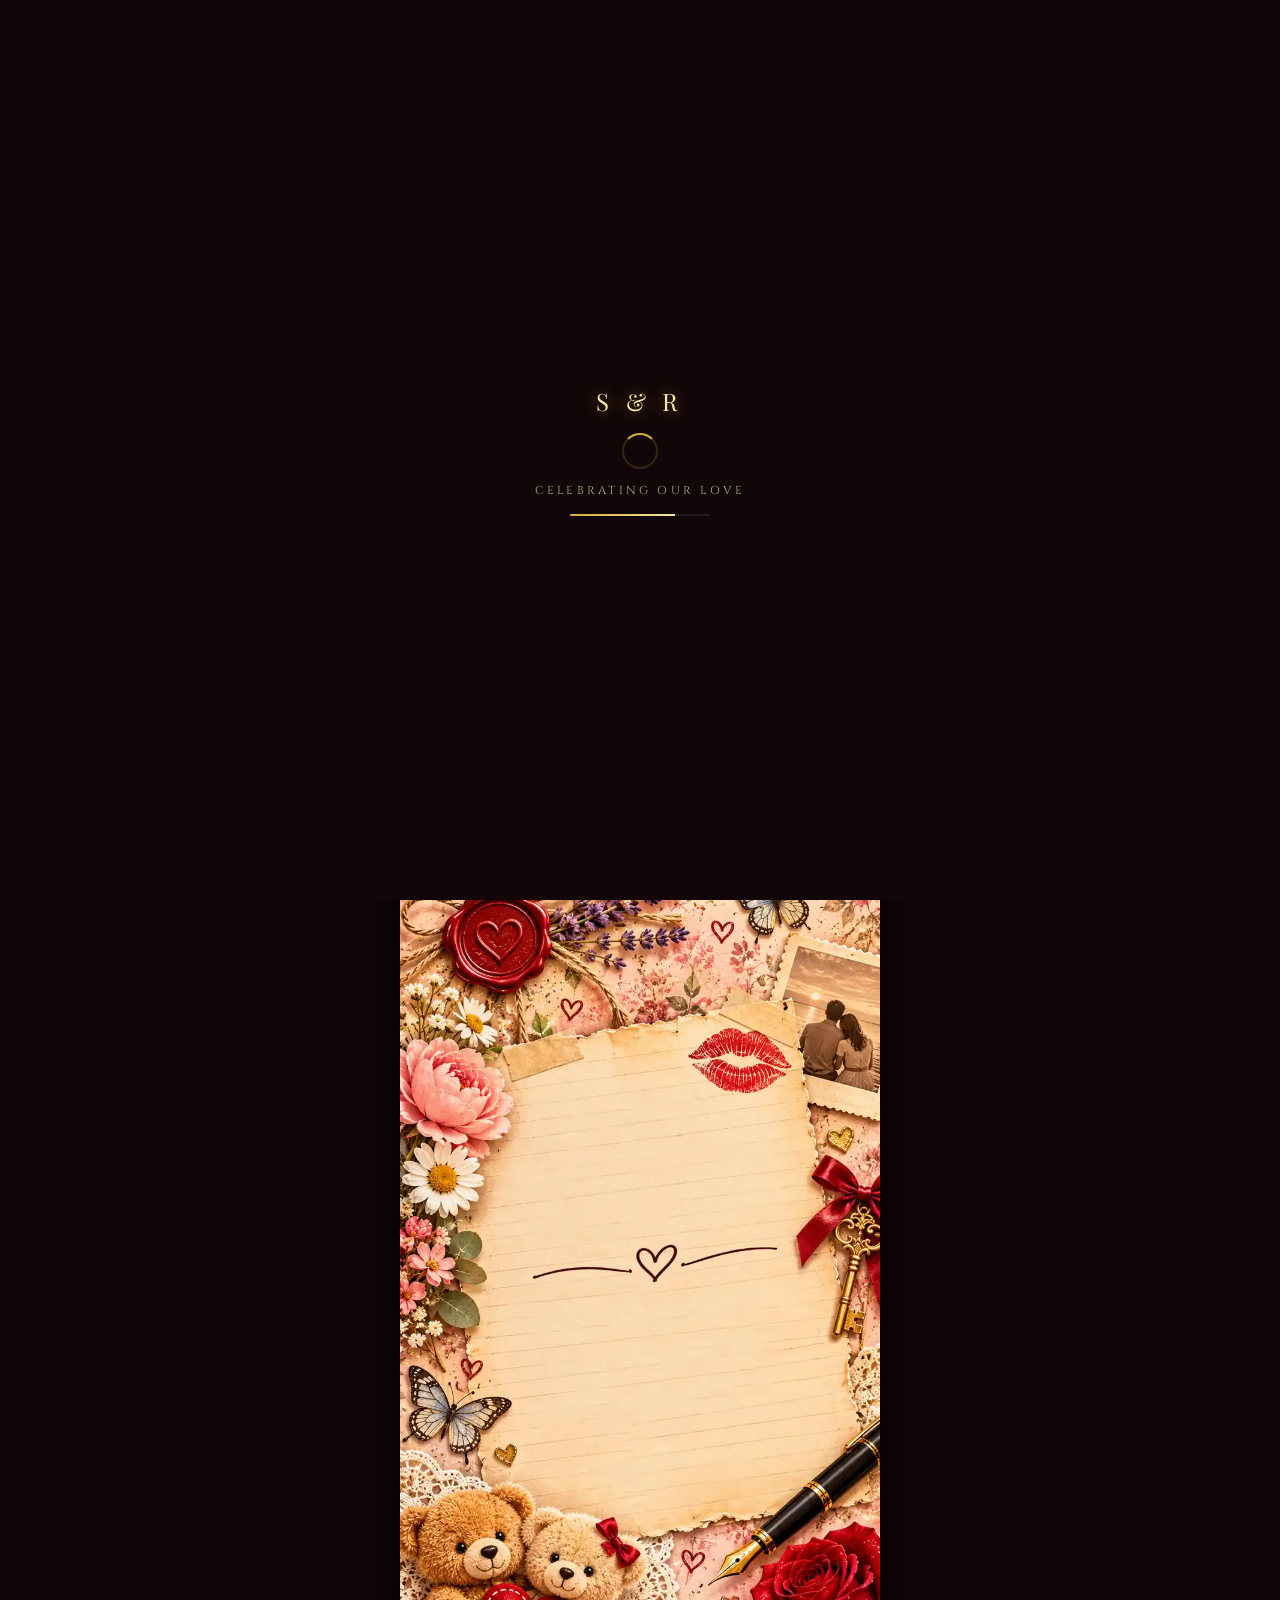
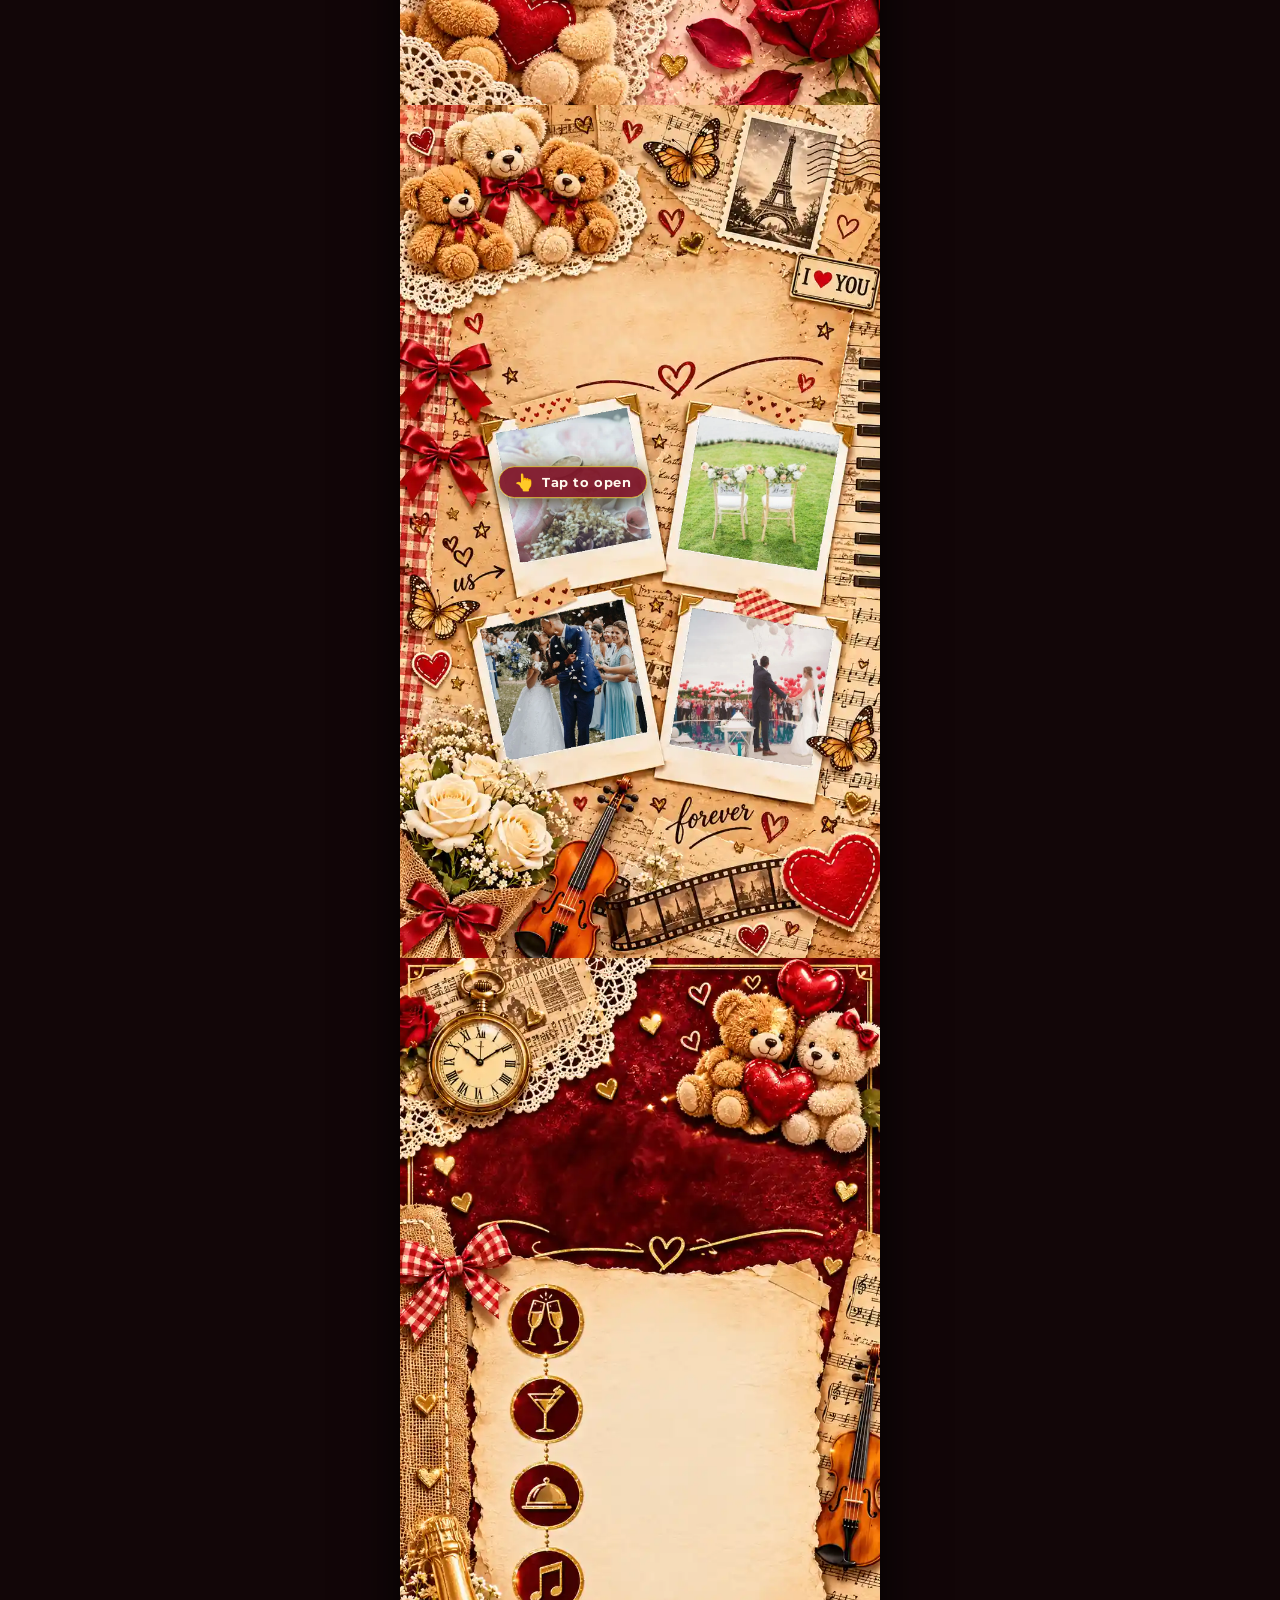
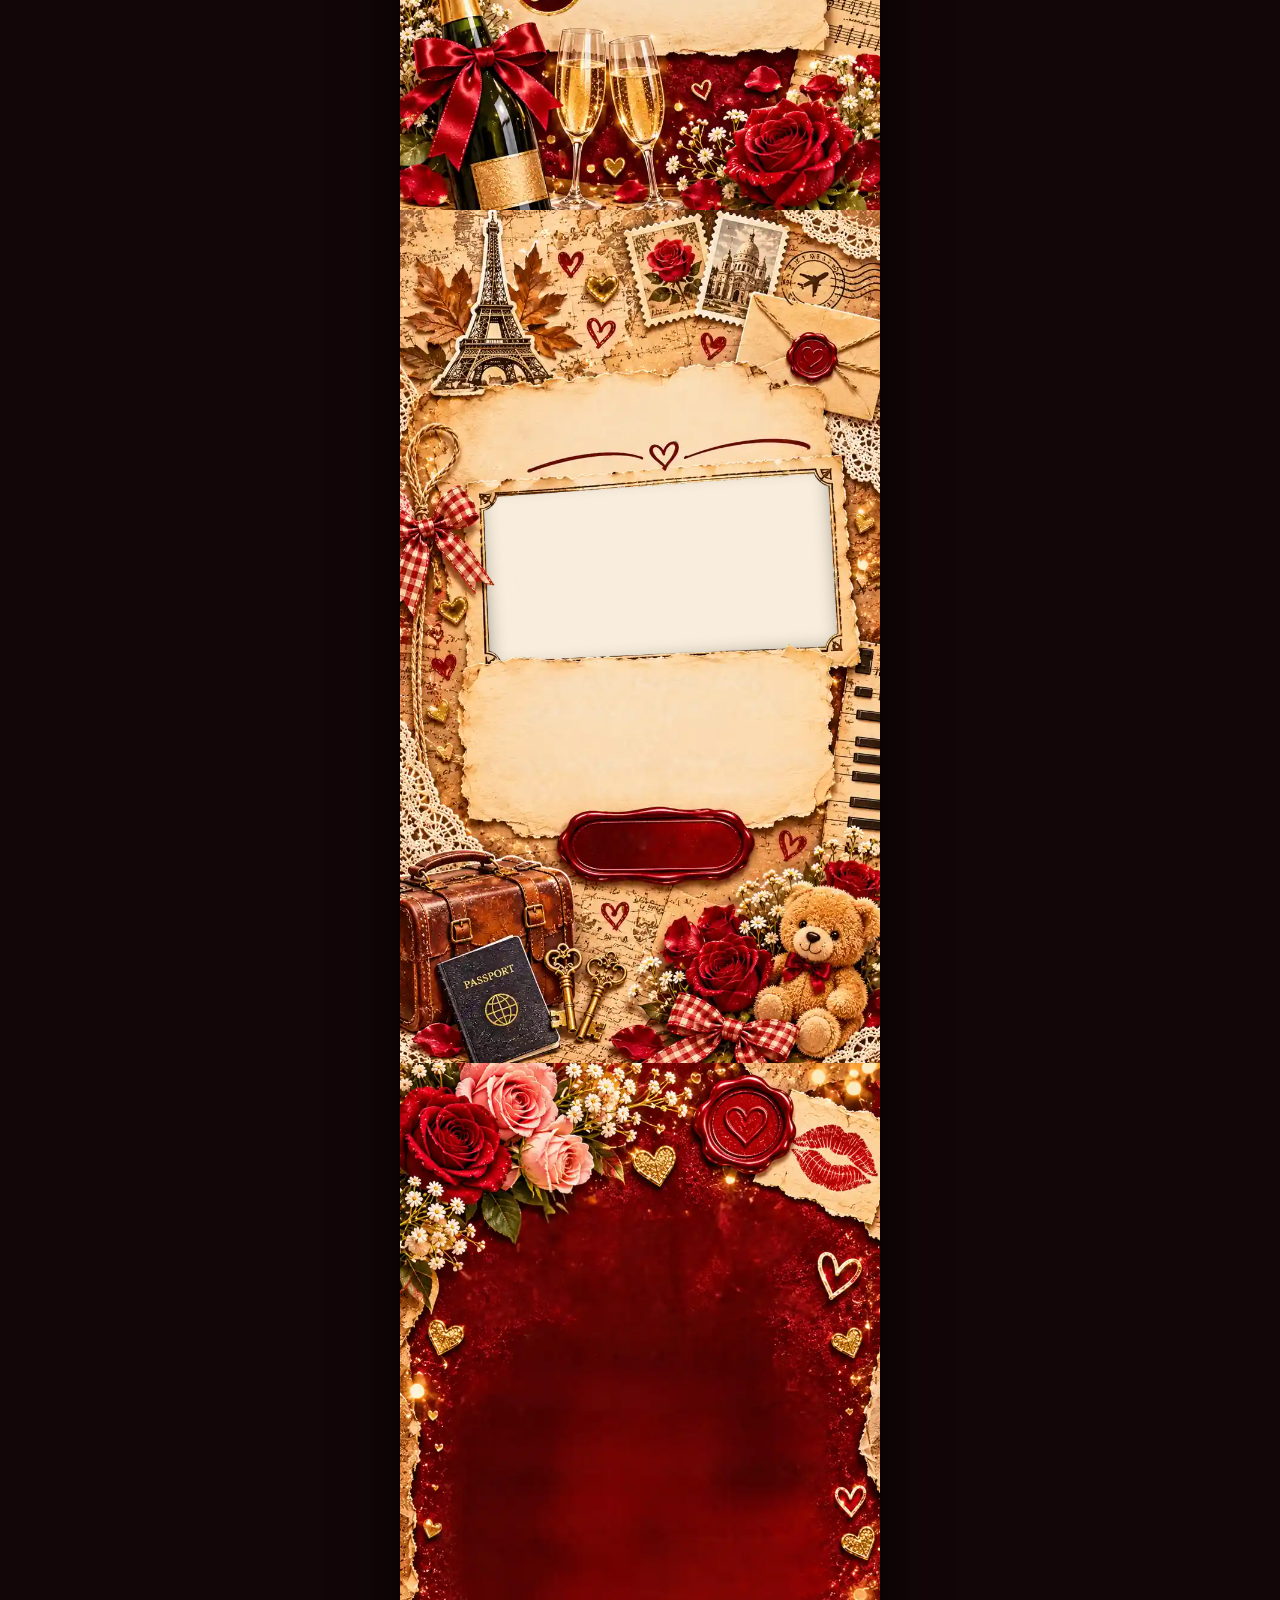
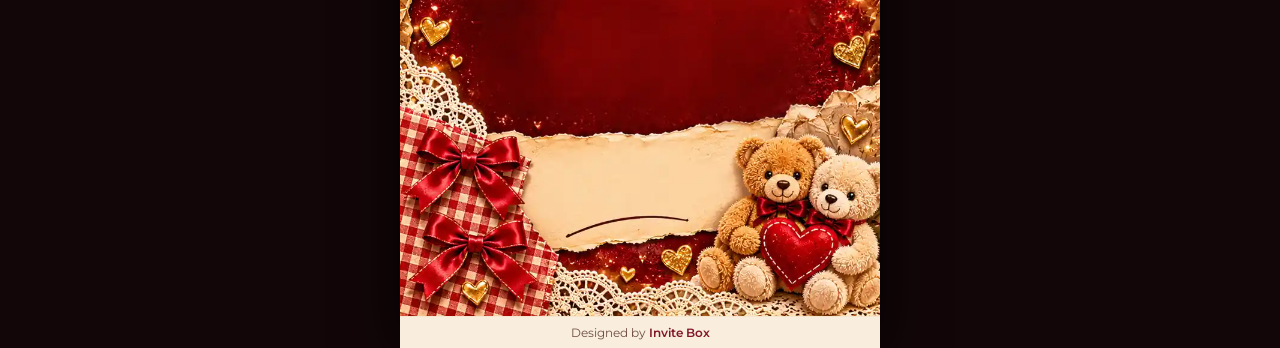
<file: Annivarsary_Scrapbook/index.html>
<!DOCTYPE html>
<html lang="en">
<head>
  <meta charset="UTF-8">
  <meta name="viewport" content="width=device-width, initial-scale=1.0, maximum-scale=1.0, user-scalable=no, viewport-fit=cover">
  <title>Celebrating Our Love — 6th Anniversary Invitation</title>
  <meta name="description" content="Join us in celebrating 6 years of love, laughter, and beautiful memories. You are cordially invited to our 6th Anniversary Celebration.">
  <meta name="theme-color" content="#80182a">

  <!-- Preconnect & DNS-Prefetch to High-Priority Origins -->
  <link rel="preconnect" href="https://res.cloudinary.com" crossorigin>
  <link rel="dns-prefetch" href="https://res.cloudinary.com">
  <link rel="preconnect" href="https://fonts.googleapis.com">
  <link rel="preconnect" href="https://fonts.gstatic.com" crossorigin>

  <!-- High-Priority Preloads: Intro & First Section Critical Assets -->
  <link rel="preload" href="images/vlcsnap-2026-11-03-10h18m28s743.webp" as="image" type="image/webp" fetchpriority="high">
  <link rel="preload" href="images/Sec1.webp" as="image" type="image/webp" fetchpriority="high">
  <link rel="preload" href="https://res.cloudinary.com/dticzwbrv/video/upload/v1793681189/Clean_Memory_Book_Opening_With_Light_B816d5f3_fppyv3.mp4" as="video" type="video/mp4" fetchpriority="high">
  <link rel="preload" href="https://fonts.googleapis.com/css2?family=Alex+Brush&family=Cinzel:wght@600;700;800&family=Courier+Prime:ital,wght@0,400;0,700;1,400&family=Great+Vibes&family=Montserrat:wght@300;400;500;600;700&family=Playfair+Display:ital,wght@0,600;0,700;0,900;1,400;1,700&display=swap" as="style">

  <!-- Google Fonts: Script, Serif & Modern Sans with font-display swap -->
  <link rel="stylesheet" href="https://fonts.googleapis.com/css2?family=Alex+Brush&family=Cinzel:wght@600;700;800&family=Courier+Prime:ital,wght@0,400;0,700;1,400&family=Great+Vibes&family=Montserrat:wght@300;400;500;600;700&family=Playfair+Display:ital,wght@0,600;0,700;0,900;1,400;1,700&display=swap">

  <!-- Core External Stylesheet -->
  <link rel="stylesheet" href="style.css">

  <!-- Non-blocking Fancybox 5 Lightbox Gallery (Section 3 polaroid popups) -->
  <link rel="stylesheet" href="https://cdn.jsdelivr.net/npm/@fancyapps/ui@5.0/dist/fancybox/fancybox.css" media="print" onload="this.media='all'">
  <noscript><link rel="stylesheet" href="https://cdn.jsdelivr.net/npm/@fancyapps/ui@5.0/dist/fancybox/fancybox.css"></noscript>
</head>
<body>

  <!-- =========================================================
       0. MINIMAL PRELOADER (Intro & First Section Assets, Max 3s)
       ========================================================= -->
  <div id="minimal-loader" role="status" aria-live="polite" aria-label="Loading celebration...">
    <div class="minimal-loader-inner">
      <div class="loader-monogram">S &amp; R</div>
      <div class="loader-spinner" aria-hidden="true"></div>
      <p class="loader-label">Celebrating Our Love</p>
      <div class="loader-progress-track">
        <div class="loader-progress-bar" id="loader-progress-bar"></div>
      </div>
    </div>
  </div>

  <!-- =========================================================
       1. LANDSCAPE WARNING OVERLAY
       Displays only when device is in landscape with max-height: 500px
       ========================================================= -->
  <aside id="landscape-warning" role="alert" aria-live="assertive">
    <svg class="lw-icon" viewBox="0 0 24 24" fill="none" stroke="currentColor" stroke-width="1.8" stroke-linecap="round" stroke-linejoin="round" aria-hidden="true">
      <rect x="5" y="2" width="14" height="20" rx="2" ry="2"></rect>
      <line x1="12" y1="18" x2="12.01" y2="18"></line>
    </svg>
    <h2 class="lw-title">Please Rotate Your Device</h2>
    <p class="lw-text">This anniversary invitation is handcrafted for a portrait mobile viewing experience. Please rotate your device to vertical orientation.</p>
  </aside>

  <!-- =========================================================
       2. SINGLE GLOBAL FALLING PETALS CANVAS
       Fixed overlay across the entire invitation
       ========================================================= -->
  <canvas id="global-petals" aria-hidden="true"></canvas>

  <!-- =========================================================
       3. INTRO LAYER (Full-screen Video & Tap Screen)
       ========================================================= -->
  <div id="intro-layer" aria-label="Intro Video Invitation">
    <video id="intro-video" playsinline webkit-playsinline preload="auto">
      <source src="https://res.cloudinary.com/dticzwbrv/video/upload/v1793681189/Clean_Memory_Book_Opening_With_Light_B816d5f3_fppyv3.mp4" type="video/mp4">
    </video>

    <div class="intro-tap-screen" id="tap-screen" role="button" tabindex="0" aria-label="Tap to open invitation">
      <p class="intro-subtitle">A CELEBRATION OF LOVE</p>
      <h1 class="intro-title">6th Anniversary</h1>
      <p class="intro-names">Smit &amp; Riya</p>
      <button class="btn-tap-begin" id="btn-tap-begin" type="button">
        <span>Tap to Open Invitation</span>
      </button>
      <p class="intro-footnote">Please turn on your sound for the best experience</p>
    </div>
  </div>

  <!-- =========================================================
       4. MAIN APP CONTAINER
       Constrained mobile container with container-type: inline-size
       ========================================================= -->
  <main id="app">

    <!-- -------------------------------------------------------
         SECTION 1: HERO COVER
         ------------------------------------------------------- -->
    <section id="sec-hero" class="anniv-section" aria-label="Anniversary Hero Cover">
      <img src="images/Sec1.webp" alt="Anniversary Cover Background" class="sec-bg" loading="eager" fetchpriority="high" decoding="async">

      <div class="hero-content">
        <p class="hero-header reveal">Celebrating Our Love</p>

        <div class="hero-num-wrap reveal">
          <span class="hero-num">6</span><span class="hero-th">th</span>
        </div>

        <h2 class="hero-anniversary reveal">ANNIVERSARY</h2>

        <p class="hero-couple-names reveal">Smit &amp; Riya</p>

        <p class="hero-datetime reveal">
          <span class="hero-date">24 OCT 2026</span>
          <span class="hero-bullet">•</span>
          <span class="hero-time">6:00 PM</span>
        </p>

        <!-- Scroll Down Indicator -->
        <div id="scroll-indicator" class="scroll-indicator" role="button" tabindex="0" onclick="scrollToSection('#sec-quote')" aria-label="Scroll down to explore">
          <span>Scroll to Explore</span>
          <svg viewBox="0 0 24 24" fill="none" stroke="currentColor" stroke-width="2" stroke-linecap="round" stroke-linejoin="round" aria-hidden="true">
            <polyline points="6 9 12 15 18 9"></polyline>
          </svg>
        </div>
      </div>
    </section>

    <!-- -------------------------------------------------------
         SECTION 2: QUOTE
         ------------------------------------------------------- -->
    <section id="sec-quote" class="anniv-section" aria-label="Anniversary Love Quote">
      <img src="images/Sec2.webp" alt="Vintage Letter Background" class="sec-bg" loading="lazy" decoding="async">

      <div class="quote-content">
        <p class="quote-line reveal">Two hearts,</p>
        <p class="quote-line reveal">one beautiful journey,</p>
        <p class="quote-line reveal">and a lifetime of love.</p>

        <p class="quote-line reveal mt-6">Here's to more laughter,</p>
        <p class="quote-line reveal">more memories,</p>
        <p class="quote-line reveal">and forever together.</p>

        <p class="quote-signature reveal">— Smit &amp; Riya <span class="sig-heart">♡</span></p>
      </div>
    </section>

    <!-- -------------------------------------------------------
         SECTION 3: GALLERY (CRITICAL LAYOUT)
         Layer 1: User photos behind (z-index 1)
         Layer 2: Sec3.webp with transparent frames (z-index 2)
         Layer 3: Text & decorative typography (z-index 3)
         ------------------------------------------------------- -->
    <section id="sec-gallery" class="anniv-section" aria-label="Our Beautiful Memories Gallery">
      <!-- Layer 1: User Photos BEHIND Section Background (z-index 1) -->
      <div class="gallery-photos-layer">
        <a href="images/photo1.webp" class="polaroid-item polaroid-1" data-fancybox="gallery" data-caption="Our Beautiful Memories — Two Rings, One Lifetime 💕" aria-label="Open photo 1 in full view">
          <img src="images/photo1.webp" alt="Memory Photo 1 - Wedding Rings" class="polaroid-photo" loading="lazy" decoding="async">
        </a>
        <a href="images/photo2.webp" class="polaroid-item polaroid-2" data-fancybox="gallery" data-caption="Our Beautiful Memories — Where Forever Began 🌸" aria-label="Open photo 2 in full view">
          <img src="images/photo2.webp" alt="Memory Photo 2 - Garden Chairs" class="polaroid-photo" loading="lazy" decoding="async">
        </a>
        <a href="images/photo3.webp" class="polaroid-item polaroid-3" data-fancybox="gallery" data-caption="Our Beautiful Memories — Showered with Love & Blessings ✨" aria-label="Open photo 3 in full view">
          <img src="images/photo3.webp" alt="Memory Photo 3 - Celebration Kiss" class="polaroid-photo" loading="lazy" decoding="async">
        </a>
        <a href="images/photo4.webp" class="polaroid-item polaroid-4" data-fancybox="gallery" data-caption="Our Beautiful Memories — Endless Joy, Laughter & Love 🎈" aria-label="Open photo 4 in full view">
          <img src="images/photo4.webp" alt="Memory Photo 4 - Floating Balloons" class="polaroid-photo" loading="lazy" decoding="async">
        </a>
      </div>

      <!-- Layer 2: Section Background with Transparent Polaroid Cutouts (z-index 2) -->
      <img src="images/Sec3.webp" alt="Polaroid Scrapbook Frames" style="pointer-events: none;" class="sec-bg sec-bg-interactive" loading="lazy" decoding="async">

      <!-- Layer 3: Text & Floating Elements (z-index 3) -->
      <div class="gallery-content-layer">
        <div class="gallery-header-block reveal">
          <h2 class="gallery-title">Our Beautiful <br/>Memories</h2>
        </div>
      </div>

      <!-- Layer 4: Tap to Open Hint Badge (Shows once to guide the user) -->
      <div class="gallery-tap-hint" id="gallery-tap-hint" role="button" tabindex="0" aria-label="Tap photo to open full view">
        <span class="tap-hint-icon" aria-hidden="true">👆</span>
        <span class="tap-hint-text">Tap to open</span>
      </div>
    </section>

    <!-- -------------------------------------------------------
         SECTION 4: TIMELINE
         ------------------------------------------------------- -->
    <section id="sec-timeline" class="anniv-section" aria-label="Our Celebration Timeline">
      <img src="images/Sec4.webp" alt="Celebration Timeline Background" class="sec-bg" loading="lazy" decoding="async">

      <div class="timeline-content">
        <div class="timeline-header-block reveal">
          <h2 class="timeline-title">Our Celebration <br/>Timeline</h2>
        </div>

        <div class="timeline-list">
          <div class="timeline-item reveal" style="--item-index: 0;">
            <div class="timeline-time">4:00 PM —</div>
            <div class="timeline-desc">Arrival &amp; Welcome</div>
          </div>

          <div class="timeline-item reveal" style="--item-index: 1;">
            <div class="timeline-time">5:00 PM —</div>
            <div class="timeline-desc">Drinks &amp; Mingling</div>
          </div>

          <div class="timeline-item reveal" style="--item-index: 2;">
            <div class="timeline-time">7:00 PM —</div>
            <div class="timeline-desc">Anniversary Dinner</div>
          </div>

          <div class="timeline-item reveal" style="--item-index: 3;">
            <div class="timeline-time">9:00 PM —</div>
            <div class="timeline-desc">Dancing &amp; Celebration</div>
          </div>
        </div>
      </div>
    </section>

    <!-- -------------------------------------------------------
         SECTION 5: VENUE & MAP (CRITICAL LAYOUT)
         Layer 1: Google Maps iframe BEHIND background (z-index 1)
         Layer 2: Sec5.webp with transparent window (z-index 2)
         Layer 3: Text & "Open in Maps" button (z-index 3)
         ------------------------------------------------------- -->
    <section id="sec-venue" class="anniv-section" aria-label="Venue and Location">
      <!-- Layer 1: Google Maps iframe BEHIND Section Background (z-index 1) -->
      <div class="venue-map-layer" aria-label="Venue Google Map">
        <iframe
          src="https://www.google.com/maps/embed?pb=!1m18!1m12!1m3!1d3503.5807490076296!2d77.1706!3d28.5823!2m3!1f0!2f0!3f0!3m2!1i1024!2i768!4f13.1!3m3!1m2!1s0x390d1d7398184a43%3A0xe2125f168d18e8df!2sTaj%20Palace%2C%20New%20Delhi!5e0!3m2!1sen!2sin!4v1715000000000!5m2!1sen!2sin"
          class="venue-iframe"
          title="Celebration Venue Map Location"
          loading="lazy"
          referrerpolicy="no-referrer-when-downgrade">
        </iframe>
      </div>

      <!-- Layer 2: Section Background with Transparent Map Window (z-index 2) -->
      <img src="images/Sec5.webp" alt="Venue Passport & Compass Background" style="pointer-events: none;" class="sec-bg sec-bg-interactive" loading="lazy" decoding="async">

      <!-- Layer 3: Floating Text & Open in Maps Button (z-index 3) -->
      <div class="venue-content-layer">
        <div class="venue-header-block reveal">
          <h2 class="venue-title">Join Us Here</h2>
        </div>

        <div class="venue-details-block reveal">
          <p class="venue-name-line"><strong>VENUE:</strong> The Grand Palace Hotel</p>
          <p class="venue-address-line">123 Heritage Boulevard, Civil Lines, New Delhi 110001</p>

          <div class="venue-inner-divider">
            <span class="letter-dash">—</span>
            <span class="letter-heart" aria-hidden="true">♡</span>
            <span class="letter-dash">—</span>
          </div>

          <p class="venue-extra-info"><strong>PARKING:</strong> Free parking available on-site</p>
          <p class="venue-extra-info"><strong>STAY:</strong> Nearby hotels &amp; guest suites available</p>
        </div>

        <!-- Open in Maps Button (positioned directly over the wax seal badge) -->
        <a href="https://maps.google.com/?q=Taj+Palace+New+Delhi" target="_blank" rel="noopener noreferrer" class="btn-open-maps reveal" id="btn-open-maps" aria-label="Open location in Google Maps">
          <svg class="map-pin-icon" viewBox="0 0 24 24" fill="currentColor" aria-hidden="true">
            <path d="M12 2C8.13 2 5 5.13 5 9c0 5.25 7 13 7 13s7-7.75 7-13c0-3.87-3.13-7-7-7zm0 9.5c-1.38 0-2.5-1.12-2.5-2.5s1.12-2.5 2.5-2.5 2.5 1.12 2.5 2.5-1.12 2.5-2.5 2.5z"/>
          </svg>
          <span>OPEN IN MAPS</span>
        </a>
      </div>
    </section>

    <!-- -------------------------------------------------------
         SECTION 6: RSVP FORM
         ------------------------------------------------------- -->
    <section id="sec-rsvp" class="anniv-section" aria-label="RSVP Response Form">
      <img src="images/Sec6.webp" alt="Romantic Velvet RSVP Background" class="sec-bg" loading="lazy" decoding="async">

      <div class="rsvp-content-layer">
        <div class="rsvp-header-block reveal">
          <h2 class="rsvp-title">RSVP</h2>
          <p class="rsvp-subtitle">Kindly reply by 15 October 2026</p>
        </div>

        <form class="rsvp-form-card reveal" id="rsvp-form" onsubmit="event.preventDefault(); sendRSVP();" novalidate>
          <!-- Absolute Warning Floating Toast (Takes NO space in form flow) -->
          <div class="rsvp-alert" id="rsvp-alert" role="alert" aria-live="polite">
            <svg viewBox="0 0 24 24" width="1.2em" height="1.2em" fill="currentColor" aria-hidden="true">
              <path d="M12 2C6.48 2 2 6.48 2 12s4.48 10 10 10 10-4.48 10-10S17.52 2 12 2zm1 15h-2v-2h2v2zm0-4h-2V7h2v6z"/>
            </svg>
            <span id="rsvp-alert-text">Please complete all required fields.</span>
            <button type="button" class="alert-close-btn" onclick="closeRsvpAlert()" aria-label="Close message">&times;</button>
          </div>

          <!-- Full Name -->
          <div class="form-row">
            <div class="input-capsule" id="capsule-rsvp-name">
              <span class="input-icon" aria-hidden="true">
                <svg viewBox="0 0 24 24" width="18" height="18" fill="currentColor">
                  <path d="M12 12c2.21 0 4-1.79 4-4s-1.79-4-4-4-4 1.79-4 4 1.79 4 4 4zm0 2c-2.67 0-8 1.34-8 4v2h16v-2c0-2.66-5.33-4-8-4z"/>
                </svg>
              </span>
              <input type="text" id="rsvp-name" class="form-input" placeholder="Full Name" autocomplete="name">
              <span class="capsule-status-icon" aria-hidden="true"></span>
              <div class="input-tooltip" id="tooltip-rsvp-name" role="alert" aria-live="polite">Please enter your Full Name to proceed.</div>
            </div>
          </div>

          <!-- Phone Number -->
          <div class="form-row">
            <div class="input-capsule" id="capsule-rsvp-phone">
              <span class="input-icon" aria-hidden="true">
                <svg viewBox="0 0 24 24" width="18" height="18" fill="currentColor">
                  <path d="M6.62 10.79c1.44 2.83 3.76 5.14 6.59 6.59l2.2-2.2c.27-.27.67-.36 1.02-.24 1.12.37 2.33.57 3.57.57.55 0 1 .45 1 1V20c0 .55-.45 1-1 1-9.39 0-17-7.61-17-17 0-.55.45-1 1-1h3.5c.55 0 1 .45 1 1 0 1.25.2 2.45.57 3.57.11.35.03.74-.25 1.02l-2.2 2.2z"/>
                </svg>
              </span>
              <input type="tel" id="rsvp-phone" class="form-input" placeholder="Phone Number" autocomplete="tel">
              <span class="capsule-status-icon" aria-hidden="true"></span>
              <div class="input-tooltip" id="tooltip-rsvp-phone" role="alert" aria-live="polite">Please enter a valid Phone Number to proceed.</div>
            </div>
          </div>

          <!-- Attendance Radio -->
          <div class="form-row">
            <div class="attendance-radio-group">
              <label class="radio-chip active" id="chip-accept">
                <input type="radio" name="attendance" value="accept" checked onchange="handleAttendanceChange(this.value)">
                <span class="radio-indicator"></span>
                <span class="radio-label">Joyfully Accept</span>
              </label>

              <label class="radio-chip" id="chip-decline">
                <input type="radio" name="attendance" value="decline" onchange="handleAttendanceChange(this.value)">
                <span class="radio-indicator"></span>
                <span class="radio-label">Regretfully Decline</span>
              </label>
            </div>
          </div>

          <!-- Number of Guests -->
          <div class="form-row" id="guests-row">
            <div class="input-capsule">
              <span class="input-icon" aria-hidden="true">
                <svg viewBox="0 0 24 24" width="18" height="18" fill="currentColor">
                  <path d="M16 11c1.66 0 2.99-1.34 2.99-3S17.66 5 16 5c-1.66 0-3 1.34-3 3s1.34 3 3 3zm-8 0c1.66 0 2.99-1.34 2.99-3S9.66 5 8 5C6.34 5 5 6.34 5 8s1.34 3 3 3zm0 2c-2.33 0-7 1.17-7 3.5V19h14v-2.5c0-2.33-4.67-3.5-7-3.5zm8 0c-.29 0-.62.02-.97.05 1.16.84 1.97 1.97 1.97 3.45V19h6v-2.5c0-2.33-4.67-3.5-7-3.5z"/>
                </svg>
              </span>
              <input type="number" id="rsvp-guests" class="form-input" value="1" min="1" max="10" placeholder="Number of Guests">
            </div>
          </div>

          <!-- Checkboxes for Events -->
          <div class="form-row" id="events-row">
            <div class="events-check-group">
              <label class="event-checkbox-label">
                <input type="checkbox" name="events_attending" value="Dinner" checked>
                <span class="custom-checkbox"></span>
                <span class="check-text">Dinner</span>
              </label>

              <label class="event-checkbox-label">
                <input type="checkbox" name="events_attending" value="Dancing" checked>
                <span class="custom-checkbox"></span>
                <span class="check-text">Dancing</span>
              </label>

              <label class="event-checkbox-label">
                <input type="checkbox" name="events_attending" value="Both" checked>
                <span class="custom-checkbox"></span>
                <span class="check-text">Both</span>
              </label>
            </div>
          </div>

          <!-- Submit Button -->
          <div class="form-row form-submit-row">
            <button class="btn-rsvp-submit" type="button" onclick="sendRSVP()" id="btn-send-rsvp">
              <span class="btn-rsvp-text">SEND RSVP</span>
            </button>
          </div>
        </form>

        <p class="rsvp-bottom-note reveal">Can't wait to <br/> celebrate with you <span class="sig-heart">♡</span></p>
      </div>
    </section>

    <!-- =======================================================
         STRICT FOOTER IMPLEMENTATION (Required Format)
         ======================================================= -->
    <footer class="footer" style="padding: 8px 12px max(8px, env(safe-area-inset-right, 0px)); text-align: center; border-top: 1px solid rgba(231,191,133,0.2);">
      <p style="font-size:0.75rem; color:var(--text-muted);">
        Designed by <a href="https://invitebox.in/" target="_blank" rel="noreferrer" style="color:var(--primary); text-decoration:none; font-weight:600;">Invite&nbsp;Box</a>
      </p>
    </footer>

  </main><!-- /#app -->

  <!-- =========================================================
       5. MUSIC FLOATING ACTION BUTTON (FAB)
       ========================================================= -->
  <button id="mfab" type="button" title="Toggle Background Music" onclick="toggleMusic()" aria-label="Toggle background music">
    <!-- Muted Icon (shown by default) -->
    <svg id="icon-off" viewBox="0 0 24 24" width="22" height="22" fill="currentColor" aria-hidden="true">
      <path d="M16.5 12c0-1.77-1.02-3.29-2.5-4.03v2.21l2.45 2.45c.03-.2.05-.41.05-.63zm2.5 0c0 .94-.2 1.82-.54 2.64l1.51 1.51C20.63 14.91 21 13.5 21 12c0-4.28-2.99-7.86-7-8.77v2.06c2.89.86 5 3.54 5 6.71zM4.27 3L3 4.27 7.73 9H3v6h4l5 5v-6.73l4.25 4.25c-.67.52-1.42.93-2.25 1.18v2.06c1.38-.31 2.63-.95 3.69-1.81L19.73 21 21 19.73l-9-9L4.27 3zM12 4L9.91 6.09 12 8.18V4z"/>
    </svg>
    <!-- Playing Icon (shown when unmuted) -->
    <svg id="icon-on" viewBox="0 0 24 24" width="22" height="22" fill="currentColor" style="display:none;" aria-hidden="true">
      <path d="M3 9v6h4l5 5V4L7 9H3zm13.5 3c0-1.77-1.02-3.29-2.5-4.03v8.05c1.48-.73 2.5-2.25 2.5-4.02zM14 3.23v2.06c2.89.86 5 3.54 5 6.71s-2.11 5.85-5 6.71v2.06c4.01-.91 7-4.49 7-8.77s-2.99-7.86-7-8.77z"/>
    </svg>
  </button>

  <!-- Background Music Audio -->
  <audio id="bg-music" loop preload="none" aria-hidden="true">
    <source src="images/ikoliks_aj-indian-india-hindi-song-music-3922142.mp3" type="audio/mpeg">
  </audio>

  <!-- Fancybox 5 Lightbox JavaScript (Deferred) -->
  <script src="https://cdn.jsdelivr.net/npm/@fancyapps/ui@5.0/dist/fancybox/fancybox.umd.js" defer></script>

  <!-- External JavaScript Application Logic (Deferred) -->
  <script src="app.js" defer></script>
</body>
</html>
</file>
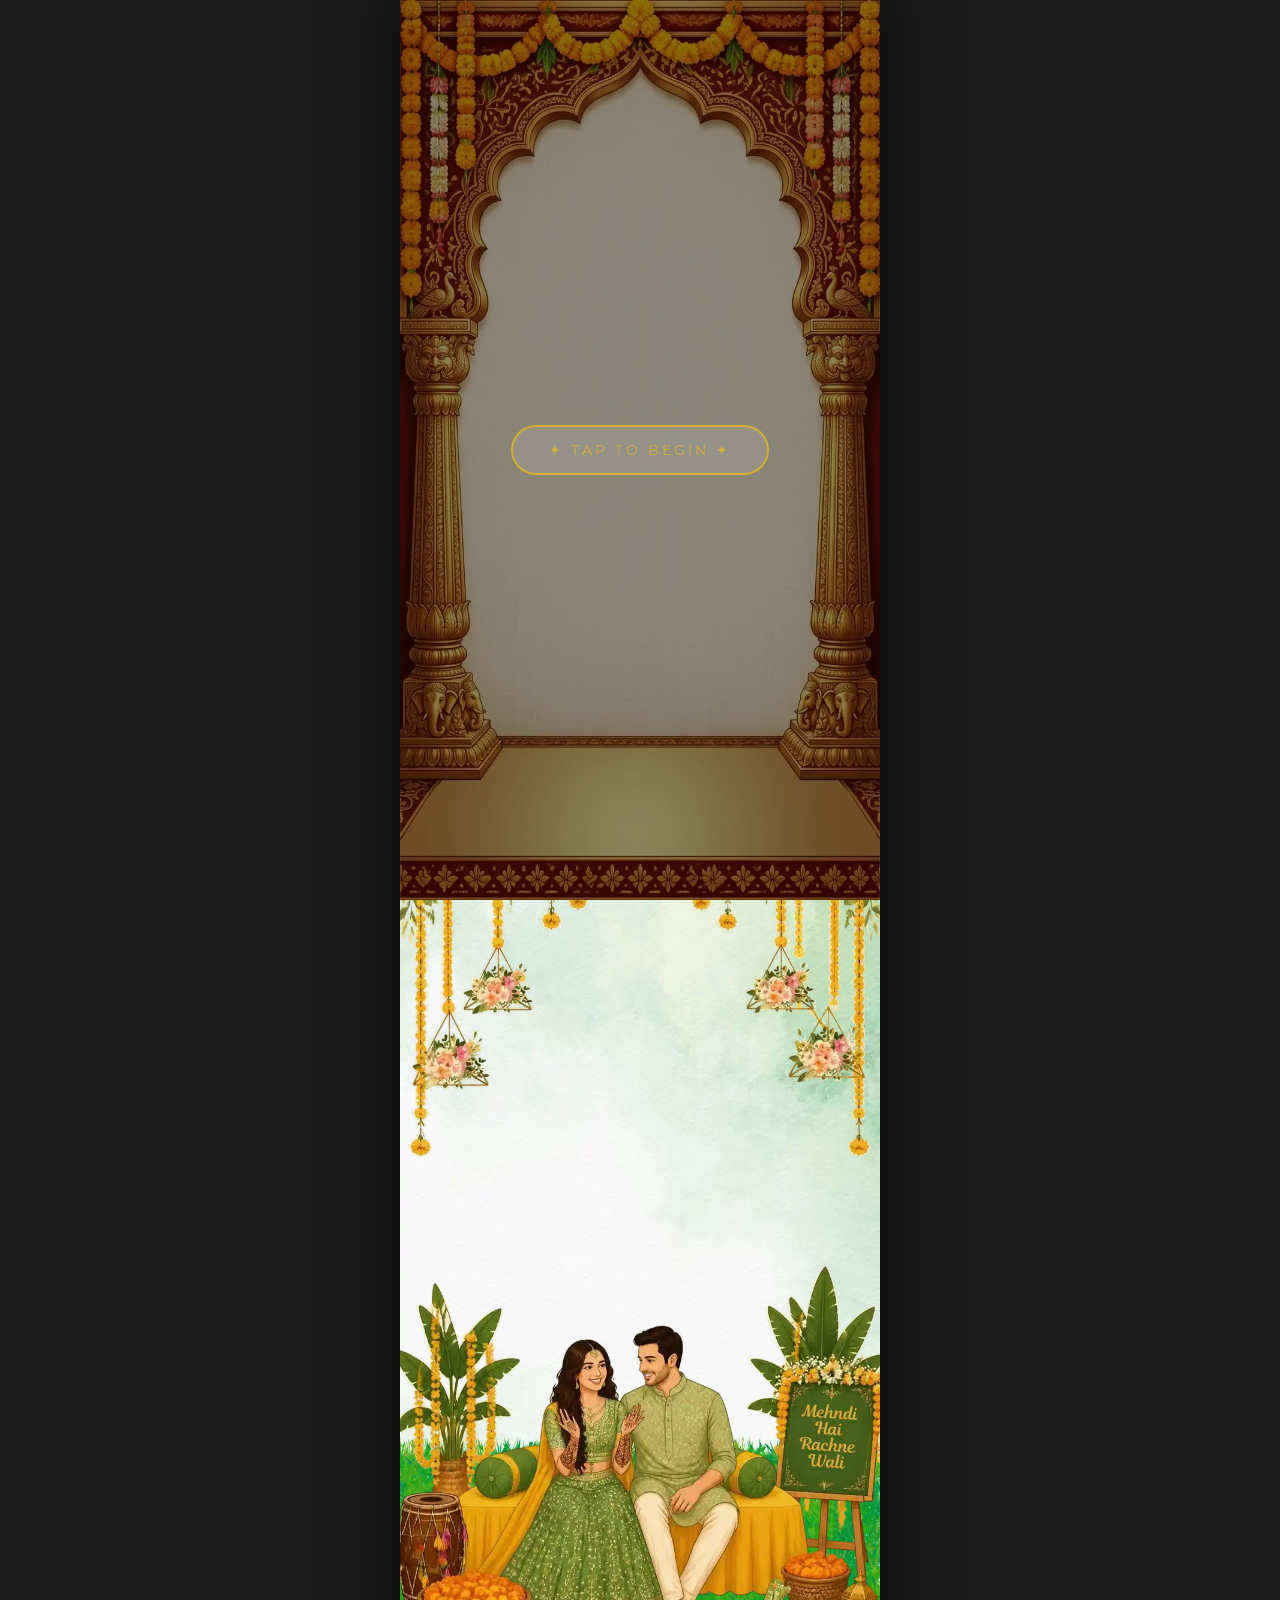
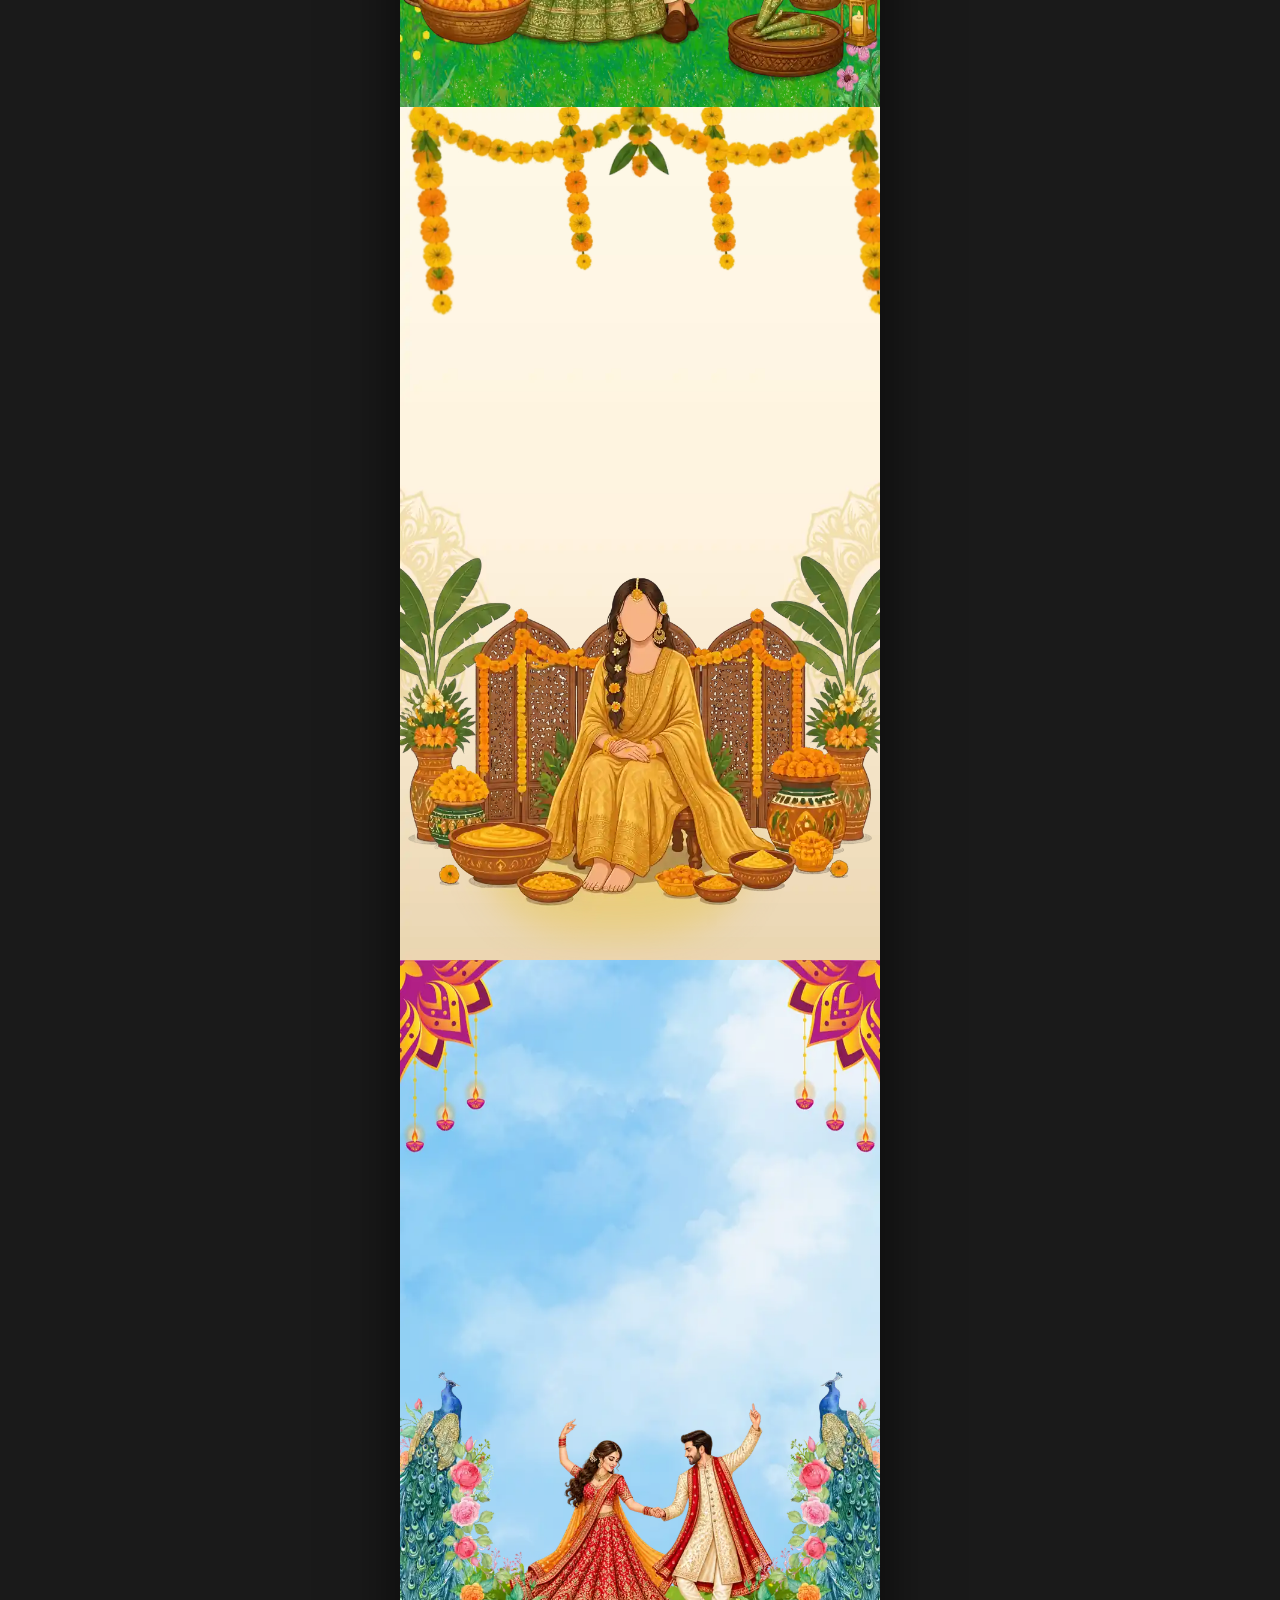
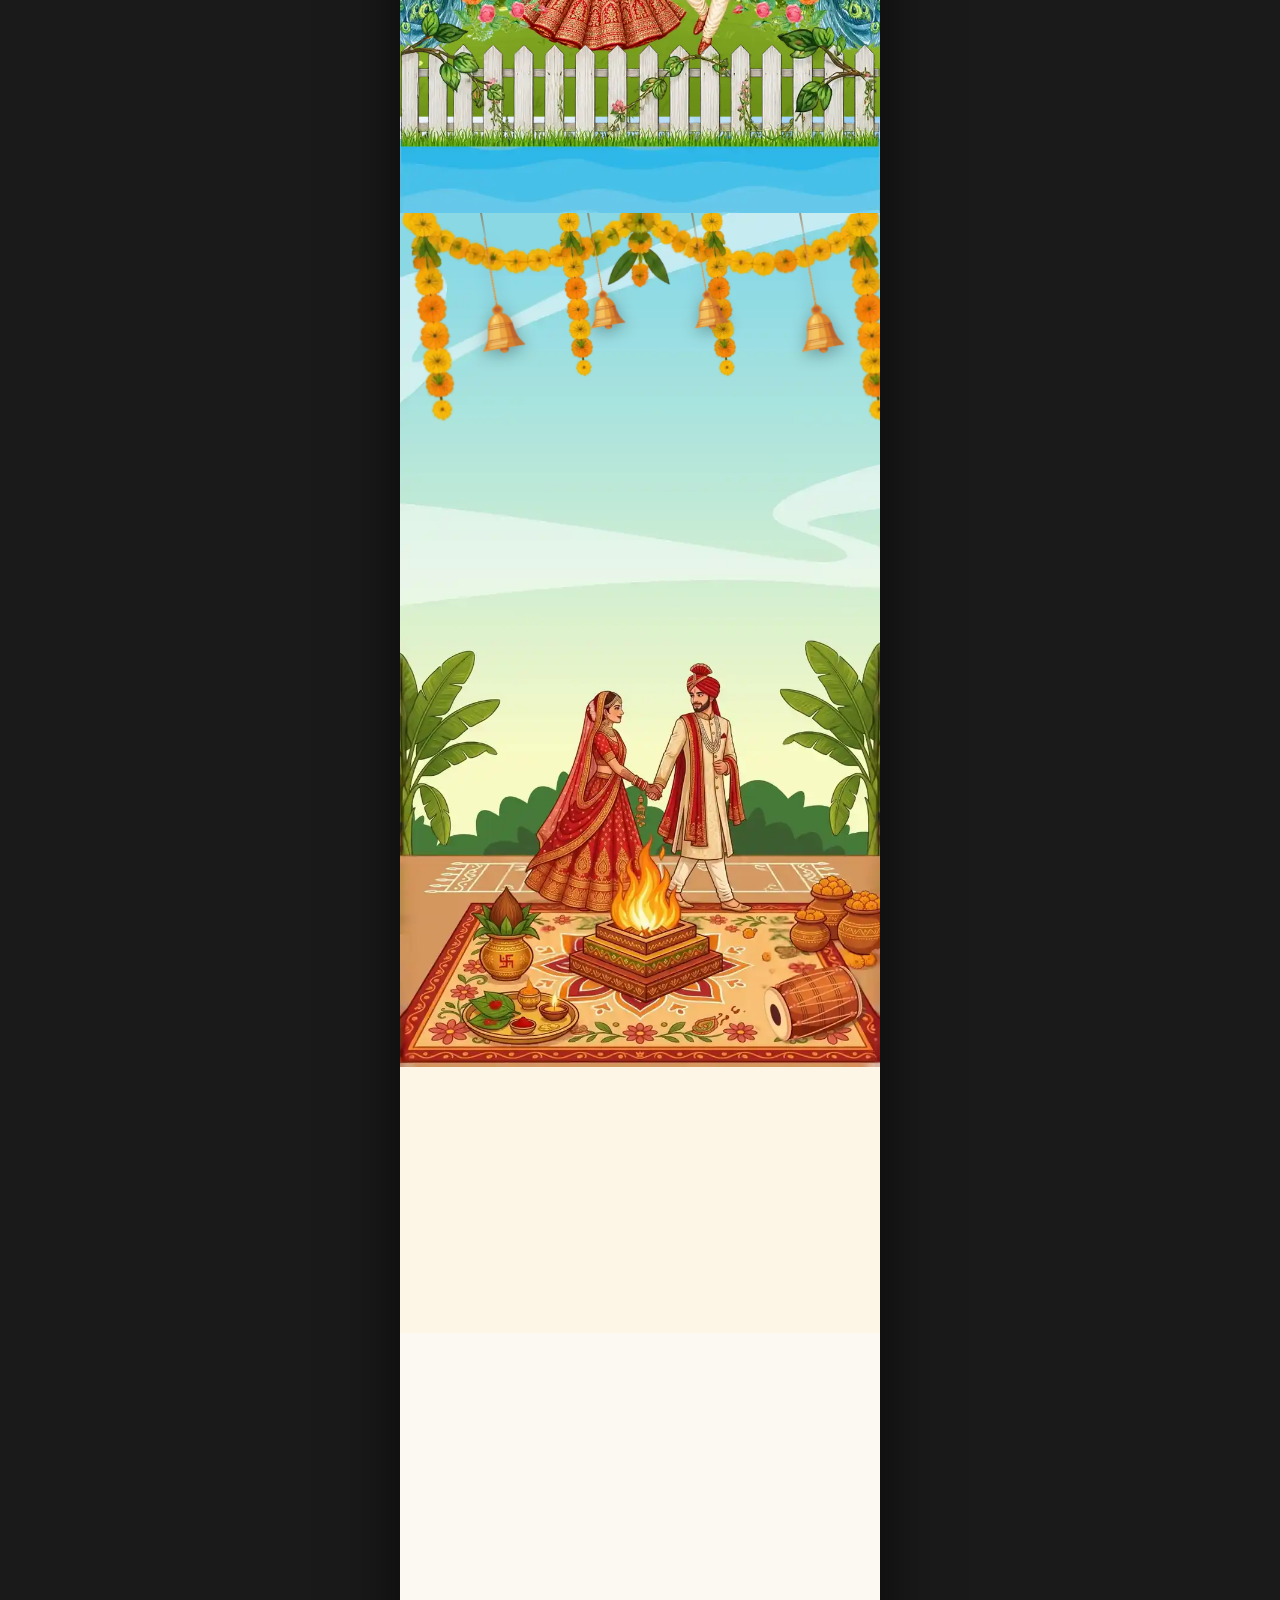
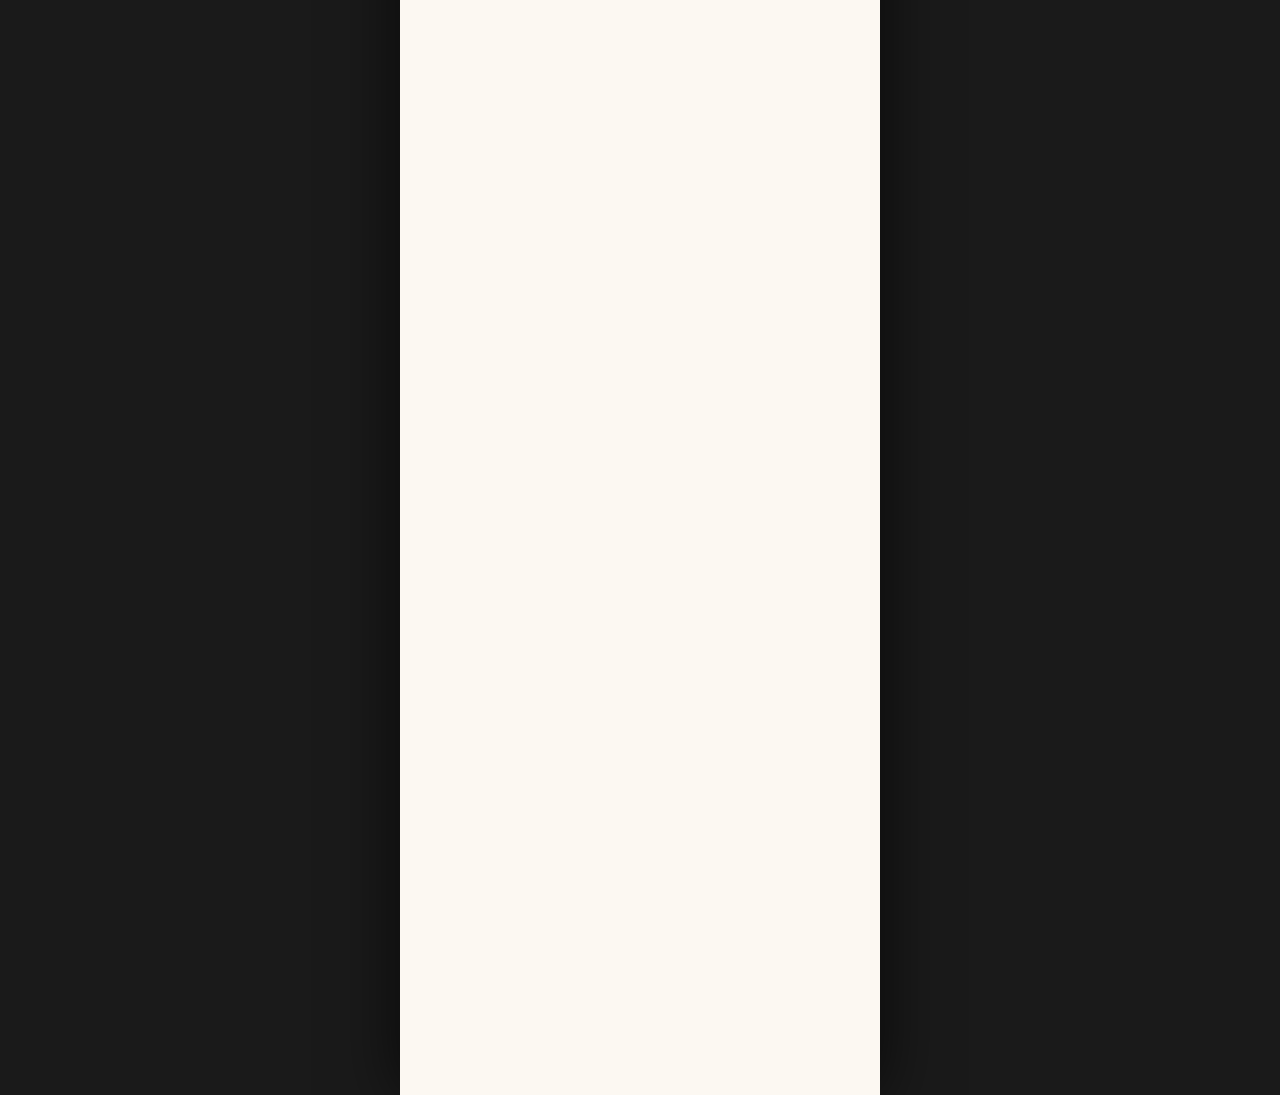
<file: OldCodeRef/index.html>
<!DOCTYPE html>
<html lang="en">
<head>
  <meta charset="UTF-8">
  <meta name="viewport" content="width=device-width, initial-scale=1.0, maximum-scale=1.0, user-scalable=no, viewport-fit=cover">
  <title>Rohan &amp; Priya — Wedding Invitation</title>
  <meta name="description" content="You are cordially invited to celebrate the wedding of Rohan &amp; Priya on 11 December 2026 at Taj Palace. Join us for Mehndi, Haldi, Sangeet &amp; the Grand Wedding ceremony.">
  <meta name="theme-color" content="#a32a38">

  <!-- Preload critical video -->
  <link rel="preload" href="images/Dummy.mp4" as="video" type="video/mp4">

  <!-- Google Fonts -->
  <link rel="preconnect" href="https://fonts.googleapis.com">
  <link rel="preconnect" href="https://fonts.gstatic.com" crossorigin>
  <link href="https://fonts.googleapis.com/css2?family=Great+Vibes&family=Montserrat:wght@300;400;500;600;700&family=Playfair+Display:wght@700&display=swap" rel="stylesheet">

  <!-- Main stylesheet -->
  <style>
/* ==========================================================================
   CSS Variables & Root Design System
   ========================================================================== */
:root {
  --primary: #a32a38;
  --primary-light: #c04050;
  --secondary: #d4af37;
  --secondary-dark: #c07a2c;
  --text: #3d2b1f;
  --text-muted: #7b6354;
  --bg: #fcf8f2;
  --bg-alt: #fdf5e6;
  --white: #ffffff;
  --card-width: 480px;
  --script: "Great Vibes", cursive;
  --sans: "Montserrat", sans-serif;
  --serif: "Playfair Display", serif;
  --vh: 1vh;
}

/* ==========================================================================
   Reset & Base
   ========================================================================== */
*,
*::before,
*::after {
  box-sizing: border-box;
  margin: 0;
  padding: 0;
}

html {
  scroll-behavior: smooth;
  -webkit-text-size-adjust: 100%;
}

body {
  background-color: #1a1a1a;
  font-family: var(--sans);
  color: var(--text);
  -webkit-font-smoothing: antialiased;
  -moz-osx-font-smoothing: grayscale;
  overflow: hidden;
}

body.unlocked {
  overflow-y: auto;
  overflow-x: hidden;
}

/* ==========================================================================
   Landscape Warning Overlay
   ========================================================================== */
#landscape-warning {
  display: none;
  position: fixed;
  inset: 0;
  z-index: 9999999;
  background: #1a1a1a;
  color: var(--secondary);
  flex-direction: column;
  align-items: center;
  justify-content: center;
  text-align: center;
  padding: 30px;
}

@media screen and (orientation: landscape) and (max-height: 500px) {
  #landscape-warning {
    display: flex;
  }
}

.lw-icon {
  width: 56px;
  height: 56px;
  margin-bottom: 20px;
  animation: rotateDeviceAnim 2s ease-in-out infinite alternate;
}

@keyframes rotateDeviceAnim {
  0% {
    transform: rotate(0deg);
  }
  50% {
    transform: rotate(-90deg);
  }
  100% {
    transform: rotate(0deg);
  }
}

.lw-title {
  font-family: var(--script);
  font-size: 8.52cqw;
  color: var(--secondary);
  margin-bottom: 12px;
}

.lw-text {
  font-size: 3.83cqw;
  color: #c8b89a;
  max-width: 280px;
  line-height: 1.6;
}

/* ==========================================================================
   Global Loader
   ========================================================================== */
#global-loader {
  position: fixed;
  inset: 0;
  background: var(--bg);
  z-index: 9999998;
  display: flex;
  align-items: center;
  justify-content: center;
  transition:
    opacity 0.5s ease,
    visibility 0.5s ease;
}

#global-loader.hidden {
  opacity: 0;
  visibility: hidden;
  pointer-events: none;
}

.loader-ring {
  width: 44px;
  height: 44px;
  border: 3px solid rgba(212, 175, 55, 0.2);
  border-top-color: var(--secondary);
  border-radius: 50%;
  animation: loaderSpin 0.8s linear infinite;
}

@keyframes loaderSpin {
  to {
    transform: rotate(360deg);
  }
}

/* ==========================================================================
   Main App Container
   ========================================================================== */
#app {
  width: 100%;
  max-width: var(--card-width);
  min-height: 100vh;
  margin: 0 auto;
  background-color: var(--bg);
  position: relative;
  box-shadow: 0 0 60px rgba(0, 0, 0, 0.7);
  overflow: hidden;
  container-type: inline-size;
}

/* ==========================================================================
   Intro Layer (Video Overlay)
   ========================================================================== */
#intro-layer {
  position: fixed;
  top: 0;
  left: 50%;
  transform: translateX(-50%);
  width: 100%;
  max-width: var(--card-width);
  height: 100%;
  min-height: 100vh;
  z-index: 9990;
  background: #000;
  display: flex;
  align-items: center;
  justify-content: center;
  transition: opacity 1.5s ease-in-out;
  overflow: hidden;
}

#intro-layer.fade-out {
  opacity: 0;
  pointer-events: none;
}

#intro-layer.hidden {
  display: none;
}

#intro-video {
  position: absolute;
  top: 0;
  left: 0;
  width: 100%;
  height: 100%;
  object-fit: cover;
  pointer-events: none;
  opacity: 0;
  transition: opacity 1s ease;
}

#intro-video.playing {
  opacity: 1;
}

/* Tap to Begin Screen */
.intro-tap-screen {
  position: absolute;
  inset: 0;
  display: flex;
  flex-direction: column;
  align-items: center;
  justify-content: center;
  z-index: 10;
  background: url("images/BG_sec1.webp") center / 100% 100% no-repeat;
  transition: opacity 1s ease;
  text-align: center;
  padding: 40px 20px;
  container-type: inline-size;
  cursor: pointer;
}

.intro-tap-screen::before {
  content: "";
  position: absolute;
  inset: 0;
  background: rgba(0, 0, 0, 0.45);
}

.intro-tap-screen > * {
  position: relative;
  z-index: 1;
}

.intro-tap-screen.hidden {
  opacity: 0;
  pointer-events: none;
}

.intro-ganesh {
  width: 80px;
  height: 80px;
  margin-bottom: 24px;
  filter: drop-shadow(0 0 12px rgba(212, 175, 55, 0.6));
  animation: gentleFloat 3s ease-in-out infinite;
}

@keyframes gentleFloat {
  0%,
  100% {
    transform: translateY(0);
  }
  50% {
    transform: translateY(-8px);
  }
}

.intro-welcome-text {
  font-family: var(--sans);
  font-size: 2.98cqw;
  letter-spacing: 3px;
  text-transform: uppercase;
  color: var(--secondary);
  margin-bottom: 8px;
}

.intro-title {
  font-family: var(--script);
  font-size: 8cqw;
  color: var(--white);
  text-shadow: 0 2px 16px rgba(0, 0, 0, 0.5);
  margin-bottom: 8px;
  line-height: 1.2;
}

.intro-names {
  font-family: var(--script);
  font-size: 5cqw;
  color: var(--secondary);
  margin-bottom: 40px;
  line-height: 1.3;
}

.btn-tap-begin {
  background: rgba(255, 255, 255, 0.1);
  border: 2px solid var(--secondary);
  color: var(--secondary);
  padding: 14px 36px;
  font-family: var(--sans);
  font-size: 3.19cqw;
  letter-spacing: 3px;
  text-transform: uppercase;
  border-radius: 50px;
  cursor: pointer;
  animation: pulseBorder 2s ease-in-out infinite;
  backdrop-filter: blur(4px);
  -webkit-backdrop-filter: blur(4px);
  transition: background 0.3s ease;
}

.btn-tap-begin:active {
  background: rgba(212, 175, 55, 0.2);
}

@keyframes pulseBorder {
  0%,
  100% {
    box-shadow: 0 0 0 0 rgba(212, 175, 55, 0.4);
  }
  50% {
    box-shadow: 0 0 0 12px rgba(212, 175, 55, 0);
  }
}

/* ==========================================================================
   Music FAB
   ========================================================================== */
#mfab {
  position: fixed;
  bottom: max(72px, calc(env(safe-area-inset-bottom, 0px) + 38px));
  right: max(20px, env(safe-area-inset-right, 0px));
  width: 50px;
  height: 50px;
  border-radius: 50%;
  background: linear-gradient(135deg, var(--secondary), var(--secondary-dark));
  border: 2px solid rgba(255, 255, 255, 0.5);
  cursor: pointer;
  display: flex;
  align-items: center;
  justify-content: center;
  color: #fff;
  box-shadow: 0 4px 18px rgba(212, 175, 55, 0.5);
  z-index: 9500;
  transition:
    transform 0.25s ease,
    box-shadow 0.25s ease,
    opacity 0.6s ease;
  opacity: 0;
  pointer-events: none;
}

#mfab.visible {
  opacity: 1;
  pointer-events: auto;
}

#mfab:hover {
  transform: scale(1.1);
}

#mfab.playing {
  animation: fabPulse 2s ease-in-out infinite;
}

@keyframes fabPulse {
  0%,
  100% {
    box-shadow: 0 4px 18px rgba(212, 175, 55, 0.5);
  }
  50% {
    box-shadow:
      0 4px 30px rgba(212, 175, 55, 0.8),
      0 0 0 8px rgba(212, 175, 55, 0.1);
  }
}

/* ==========================================================================
   Scroll Down Indicator
   ========================================================================== */
#scroll-indicator {
  display: flex;
  flex-direction: column;
  align-items: center;
  gap: 4px;
  opacity: 0;
  transform: translateY(10px);
  transition:
    opacity 0.8s ease,
    transform 0.8s ease;
  pointer-events: none;
  cursor: pointer;
  margin-top: 20px;
}

#scroll-indicator.visible {
  opacity: 1;
  transform: translateY(0);
  pointer-events: auto;
}

#scroll-indicator.hidden-after-scroll {
  opacity: 0 !important;
  pointer-events: none !important;
}

#scroll-indicator span {
  font-size: 2.34cqw;
  letter-spacing: 2px;
  text-transform: uppercase;
  color: var(--primary);
  font-weight: 600;
}

#scroll-indicator svg {
  width: 20px;
  height: 20px;
  stroke: var(--primary);
  animation: scrollBounce 1.8s ease-in-out infinite;
}

@keyframes scrollBounce {
  0%,
  100% {
    transform: translateY(0);
    opacity: 0.7;
  }
  50% {
    transform: translateY(7px);
    opacity: 1;
  }
}

/* ==========================================================================
   Scroll Reveal
   ========================================================================== */
.reveal {
  opacity: 0;
  transform: translateY(35px);
  filter: blur(4px);
  transition:
    opacity 0.85s cubic-bezier(0.25, 0.46, 0.45, 0.94),
    transform 0.85s cubic-bezier(0.25, 0.46, 0.45, 0.94),
    filter 0.85s ease;
}

.reveal.active {
  opacity: 1;
  transform: translateY(0);
  filter: blur(0);
}

.reveal:nth-child(2) {
  transition-delay: 0.1s;
}
.reveal:nth-child(3) {
  transition-delay: 0.2s;
}
.reveal:nth-child(4) {
  transition-delay: 0.3s;
}
.reveal:nth-child(5) {
  transition-delay: 0.4s;
}

/* ==========================================================================
   SECTION 1: Hero / Cover
   ========================================================================== */
#sec-hero {
  position: relative;
  width: 100%;
  aspect-ratio: 9 / 16;
  overflow: hidden;
  display: flex;
  flex-direction: column;
}

.hero-bg {
  position: absolute;
  inset: 0;
  background: url("images/BG_sec1.webp") center / 100% 100% no-repeat;
  z-index: 0;
}

.bells-row {
  position: absolute;
  top: 0;
  left: 0;
  right: 0;
  display: flex;
  justify-content: space-around;
  align-items: flex-start;
  padding: 0 5%;
  z-index: 5;
  pointer-events: none;
}

.bell-wrap {
  display: flex;
  flex-direction: column;
  align-items: center;
  transform-origin: top center;
}

.bell-wrap.bell-large {
  width: 10%;
  animation: bellSwing 3s both ease-in-out infinite;
}

.bell-wrap.bell-small {
  width: 8%;
  animation: bellSwing 3.5s both ease-in-out infinite;
}

.bell-wrap:nth-child(1) {
  animation-delay: 0s;
}
.bell-wrap:nth-child(2) {
  animation-delay: 0.4s;
}
.bell-wrap:nth-child(3) {
  animation-delay: 0.8s;
}
.bell-wrap:nth-child(4) {
  animation-delay: 1.2s;
}

.bell-string {
  width: 2px;
  height: 5cqw;
  background: linear-gradient(
    to bottom,
    rgba(139, 90, 43, 0.6),
    rgba(139, 90, 43, 0.2)
  );
}

.bell-img {
  width: 100%;
  height: auto;
  display: block;
  filter: drop-shadow(0 4px 8px rgba(0, 0, 0, 0.3));
}

@keyframes bellSwing {
  0% {
    transform: rotate3d(0, 0, 1, -10deg);
  }
  50% {
    transform: rotate3d(0, 0, 1, 10deg);
  }
  100% {
    transform: rotate3d(0, 0, 1, -10deg);
  }
}

.hero-content {
  position: absolute;
  top: 40%;
  left: 50%;
  transform: translate(-50%, -50%);
  z-index: 6;
  text-align: center;
  width: 62%;
  max-width: 340px;
}

.hero-pre-title {
  font-family: var(--sans);
  font-size: 2.2cqw;
  letter-spacing: 3px;
  text-transform: uppercase;
  color: var(--primary);
  margin-bottom: 16px;
  font-weight: 600;
  text-shadow: 0 0 20px rgba(255, 255, 255, 0.9);
}

.hero-names {
  font-family: var(--script);
  font-size: 10cqw;
  color: var(--primary);
  line-height: 1.15;
  text-shadow:
    0 0 25px rgba(255, 255, 255, 0.95),
    0 2px 4px rgba(255, 255, 255, 0.8);
}

.hero-ampersand {
  font-family: var(--script);
  font-size: 6cqw;
  color: var(--secondary);
  display: block;
  margin: 4px 0;
}


.hero-date {
  font-family: var(--sans);
  font-size: 3.62cqw;
  font-weight: 600;
  color: var(--text);
  letter-spacing: 1.5px;
  margin-bottom: 4px;
  text-shadow: 0 0 15px rgba(255, 255, 255, 0.9);
}

.hero-families {
  font-family: var(--sans);
  font-size: 3.19cqw;
  color: var(--text-muted);
  text-shadow: 0 0 12px rgba(255, 255, 255, 0.9);
  margin: 4px 0;
}

.hero-bottom-decor {
  position: absolute;
  bottom: 8%;
  left: 0;
  right: 0;
  z-index: 4;
  pointer-events: none;
}

.hero-bottom-decor img {
  width: 100%;
  height: auto;
  display: block;
  vertical-align: bottom;
}

.elephant-container {
  position: absolute;
  bottom: 4.8%;
  z-index: 7;
  width: 40cqw;
}

.elephant-container.left {
  left: 0;
  transform: scaleX(-1) translateX(25%);
}
.elephant-container.right {
  right: 0;
  transform: translateX(25%);
}

.elephant-inner {
  position: relative;
  width: 100%;
}

.elephant-img {
  width: 100%;
  height: auto;
  display: block;
  transform-origin: 90% 90%;
  animation: elephantJump 4s ease-in-out infinite;
}

@keyframes elephantJump {
  0%,
  75%,
  100% {
    transform: rotate(0deg);
  }
  85% {
    transform: rotate(8deg);
  }
  90% {
    transform: rotate(4deg);
  }
  95% {
    transform: rotate(6deg);
  }
}

/* ==========================================================================
   SECTION 2: Mehndi
   ========================================================================== */
#sec-mehndi {
  position: relative;
  width: 100%;
  aspect-ratio: 9 / 16;
  overflow: hidden;
  display: flex;
  flex-direction: column;
}

.mehndi-bg {
  position: absolute;
  inset: 0;
  background: url("images/MehndiBg.webp") center / 100% 100% no-repeat;
  z-index: 0;
}

.mehndi-top-decor {
  position: absolute;
  top: 0;
  left: 0;
  right: 0;
  z-index: 5;
  pointer-events: none;
}

.mehndi-top-decor img {
  width: 100%;
  height: auto;
  display: block;
}

.mehndi-content {
  position: relative;
  z-index: 6;
  flex: 1;
  display: flex;
  flex-direction: column;
  align-items: center;
  justify-content: center;
  padding: 22cqw 20px clamp(55cqw, 60cqw, 340px);
  text-align: center;
}

#canvas-mehndi {
  position: absolute;
  top: 0;
  left: 0;
  width: 100%;
  height: 100%;
  pointer-events: none;
  z-index: 8;
}

.mehndi-couple-img {
  position: absolute;
  bottom: 5cqw;
  left: 0;
  right: 0;
  z-index: 5;
  pointer-events: none;
}

.mehndi-couple-img img {
  width: 100%;
  height: auto;
  display: block;
  vertical-align: bottom;
}

/* ==========================================================================
   SECTION 3: Haldi
   ========================================================================== */
#sec-haldi {
  position: relative;
  width: 100%;
  aspect-ratio: 9 / 16;
  overflow: hidden;
  display: flex;
  flex-direction: column;
}

.haldi-bg {
  position: absolute;
  inset: 0;
  background: url("images/BG_Haldi.webp") center / 100% 100% no-repeat;
  z-index: 0;
}

.haldi-top-decor {
  position: absolute;
  top: 0;
  left: 50%;
  transform: translateX(-50%);
  z-index: 5;
  width: 96%;
  pointer-events: none;
}

.haldi-top-decor img {
  width: 100%;
  height: auto;
  display: block;
}

.haldi-latkans {
  position: absolute;
  top: 0;
  left: 0;
  right: 0;
  display: flex;
  justify-content: space-between;
  padding: 0 1%;
  z-index: 4;
  pointer-events: none;
}

.latkan-wrap {
  display: flex;
  flex-direction: column;
  align-items: center;
  transform-origin: top center;
}

.latkan-wrap.latkan-large {
  width: 7cqw;
  animation: latkanWave 3s both ease-in-out infinite;
}

.latkan-wrap.latkan-small {
  width: 5.5cqw;
  animation: latkanWave 3.6s both ease-in-out infinite;
}

.latkan-wrap:nth-child(1) {
  animation-delay: 0s;
}
.latkan-wrap:nth-child(2) {
  animation-delay: 0.6s;
}
.latkan-wrap:nth-child(3) {
  animation-delay: 1.2s;
}
.latkan-wrap:nth-child(4) {
  animation-delay: 1.8s;
}

.latkan-img {
  width: 100%;
  height: auto;
  display: block;
}

@keyframes latkanWave {
  0% {
    transform: rotate(-6deg);
  }
  50% {
    transform: rotate(6deg);
  }
  100% {
    transform: rotate(-6deg);
  }
}

.haldi-content {
  position: relative;
  z-index: 6;
  flex: 1;
  display: flex;
  flex-direction: column;
  align-items: center;
  justify-content: center;
  padding: 32cqw 20px clamp(68cqw, 70cqw, 340px);
  text-align: center;
}

#canvas-haldi {
  position: absolute;
  top: 0;
  left: 0;
  width: 100%;
  height: 100%;
  pointer-events: none;
  z-index: 8;
}

.haldi-lady-img {
  position: absolute;
  bottom: 0;
  left: 0;
  right: 0;
  z-index: 5;
  pointer-events: none;
}

.haldi-lady-img img {
  width: 100%;
  height: auto;
  display: block;
  vertical-align: bottom;
}

/* ==========================================================================
   SECTION 4: Sangeet
   ========================================================================== */
#sec-sangeet {
  position: relative;
  width: 100%;
  aspect-ratio: 9 / 16;
  overflow: hidden;
  display: flex;
  flex-direction: column;
}

.sangeet-bg {
  position: absolute;
  inset: 0;
  background: url("images/BgSangeet.webp") center / 100% 100% no-repeat;
  z-index: 0;
}

.sangeet-content {
  position: relative;
  z-index: 6;
  flex: 1;
  display: flex;
  flex-direction: column;
  align-items: center;
  justify-content: center;
  padding: 10cqw 20px clamp(240px, 60cqw, 380px);
  text-align: center;
}

.sangeet-couple-layer {
  position: absolute;
  bottom: 20cqw;
  left: 0;
  right: 0;
  z-index: 3;
  pointer-events: none;
}

.sangeet-couple-layer img {
  width: 100%;
  height: auto;
  display: block;
  vertical-align: bottom;
}

.river-layer {
  position: absolute;
  bottom: 0;
  left: 0;
  right: 0;
  z-index: 5;
  pointer-events: none;
}

.river-layer img {
  width: 100%;
  height: auto;
  display: block;
  vertical-align: bottom;
}

#canvas-river {
  position: absolute;
  bottom: 0;
  left: 0;
  width: 100%;
  pointer-events: none;
  z-index: 6;
}

/* ==========================================================================
   SECTION 5: Wedding Date Reveal (AI Designed)
   ========================================================================== */
#sec-wedding-date {
  position: relative;
  width: 100%;
  height: auto;
  overflow: hidden;
  display: flex;
  flex-direction: column;
  align-items: center;
  justify-content: center;
  background: radial-gradient(
    ellipse at center,
    #2c0a0a 0%,
    #1a0505 50%,
    #0d0202 100%
  );
}

.mandala-bg {
  position: absolute;
  inset: 0;
  z-index: 0;
  overflow: hidden;
}

.mandala-ring {
  position: absolute;
  top: 50%;
  left: 50%;
  border-radius: 50%;
  transform: translate(-50%, -50%);
}

.mandala-ring:nth-child(1) {
  width: 120px;
  height: 120px;
  border: 1px solid rgba(212, 175, 55, 0.3);
}
.mandala-ring:nth-child(2) {
  width: 200px;
  height: 200px;
  border: 1px solid rgba(212, 175, 55, 0.2);
}
.mandala-ring:nth-child(3) {
  width: 300px;
  height: 300px;
  border: 1px solid rgba(212, 175, 55, 0.15);
}
.mandala-ring:nth-child(4) {
  width: 420px;
  height: 420px;
  border: 1px solid rgba(212, 175, 55, 0.08);
}
.mandala-ring:nth-child(5) {
  width: 560px;
  height: 560px;
  border: 1px solid rgba(212, 175, 55, 0.05);
}

#canvas-wedding {
  position: absolute;
  inset: 0;
  pointer-events: none;
  z-index: 2;
}

.vow-fire-container {
  position: relative;
  z-index: 5;
  display: flex;
  flex-direction: column;
  align-items: center;
  width: 100%;
  padding: 0 20px;
  text-align: center;
}

.fire-scene {
  position: relative;
  width: 35cqw;
  height: 35cqw;
  margin: 0 auto 24px;
}

.fire-glow {
  position: absolute;
  inset: -20px;
  border-radius: 50%;
  background: radial-gradient(
    circle,
    rgba(255, 120, 0, 0.25) 0%,
    transparent 70%
  );
  animation: fireGlow 2s ease-in-out infinite alternate;
}

@keyframes fireGlow {
  0% {
    transform: scale(1);
    opacity: 0.7;
  }
  100% {
    transform: scale(1.15);
    opacity: 1;
  }
}

.flame {
  position: absolute;
  bottom: 15%;
  left: 50%;
  transform: translateX(-50%);
  width: 30px;
}

.flame-part {
  border-radius: 50% 50% 20% 20%;
  animation: flameFlicker 0.8s ease-in-out infinite alternate;
  transform-origin: bottom center;
}

.flame-core {
  height: 40px;
  background: linear-gradient(to top, #ff8c00, #ffd700);
  margin: 0 auto;
  width: 18px;
}

.flame-mid {
  height: 30px;
  background: linear-gradient(to top, #ff4500, #ff8c00);
  margin: -20px auto 0;
  width: 26px;
}

.flame-outer {
  height: 50px;
  background: linear-gradient(
    to top,
    rgba(200, 50, 0, 0.7),
    rgba(255, 100, 0, 0.3)
  );
  margin: -30px auto 0;
  width: 30px;
}

@keyframes flameFlicker {
  0% {
    transform: scaleX(1) scaleY(1) rotate(-2deg);
  }
  100% {
    transform: scaleX(0.92) scaleY(1.06) rotate(2deg);
  }
}

.couple-silhouettes {
  display: flex;
  align-items: flex-end;
  justify-content: center;
  gap: 20px;
  margin-bottom: 8px;
}

.silhouette {
  font-size: 10cqw;
  filter: drop-shadow(0 0 8px rgba(255, 140, 0, 0.4));
}

.wedding-date-pre {
  font-family: var(--sans);
  font-size: 2.77cqw;
  letter-spacing: 4px;
  text-transform: uppercase;
  color: var(--secondary);
  margin-bottom: 8px;
  opacity: 0.9;
}

.wedding-date-big {
  font-family: var(--script);
  font-size: 14cqw;
  color: var(--secondary);
  text-shadow:
    0 0 40px rgba(212, 175, 55, 0.7),
    0 0 80px rgba(212, 175, 55, 0.3);
  line-height: 1;
  margin-bottom: 8px;
}

.wedding-date-month {
  font-family: var(--sans);
  font-size: 2.98cqw;
  letter-spacing: 5px;
  text-transform: uppercase;
  color: rgba(212, 175, 55, 0.8);
  margin-bottom: 20px;
}

.wedding-venue-label {
  font-family: var(--sans);
  font-size: 3cqw;
  letter-spacing: 1px;
  margin-bottom: 4px;
}

.wedding-venue-name {
  font-family: var(--script);
  font-size: 6cqw;
  text-shadow: 0 2px 20px rgba(212, 175, 55, 0.3);
}

/* ==========================================================================
   Shared Section Content Blocks
   ========================================================================== */
.section-badge {
  font-family: var(--sans);
  font-size: 2.77cqw;
  letter-spacing: 3px;
  text-transform: uppercase;
  color: var(--secondary);
  margin-bottom: 10px;
  font-weight: 600;
}

.section-title-script {
  font-family: var(--script);
  font-size: 10cqw;
  color: var(--primary);
  line-height: 1.15;
  margin-bottom: 2cqw;
  text-shadow: 0 2px 20px rgba(255, 255, 255, 0.7);
}

.section-desc {
  font-size: 3.5cqw;
  color: var(--text-muted);
  line-height: 1.7;
  max-width: 320px;
  margin: 0 auto 2%;
}

.event-detail-line {
  font-family: var(--sans);
  font-size: 3cqw;
  font-weight: 600;
  color: var(--primary);
  letter-spacing: 1px;
  margin: 4px 0;
}

.ornament-divider {
  display: flex;
  align-items: center;
  gap: 12px;
  margin: 18px auto;
  width: clamp(180px, 70%, 320px);
}

.ornament-divider::before,
.ornament-divider::after {
  content: "";
  flex: 1;
  height: 1px;
}

.ornament-divider.gold::before,
.ornament-divider.gold::after {
  background: linear-gradient(
    to right,
    transparent,
    rgba(212, 175, 55, 0.6),
    transparent
  );
}

.ornament-divider.dark::before,
.ornament-divider.dark::after {
  background: linear-gradient(
    to right,
    transparent,
    rgba(212, 175, 55, 0.3),
    transparent
  );
}

.ornament-divider-icon {
  color: var(--secondary);
  font-size: 3.19cqw;
  flex-shrink: 0;
}

/* ==========================================================================
   Countdown Timer
   ========================================================================== */
.countdown-section {
  text-align: center;
  padding: 8cqw max(20px, env(safe-area-inset-right, 0px));
  background: var(--bg-alt);
}

.countdown-section h3 {
  font-family: var(--script);
  font-size: 7cqw;
  color: var(--primary);
  margin-bottom: 6px;
}

.countdown-sub {
  font-size: 2.98cqw;
  letter-spacing: 2px;
  text-transform: uppercase;
  color: var(--text-muted);
  margin-bottom: 28px;
}

.timer-grid {
  display: flex;
  justify-content: center;
  gap: clamp(8px, 3cqw, 16px);
}

.time-box {
  background: var(--white);
  border: 1px solid rgba(212, 175, 55, 0.3);
  border-radius: 14px;
  width: 18cqw;
  height: 20cqw;
  display: flex;
  flex-direction: column;
  align-items: center;
  justify-content: center;
  box-shadow: 0 4px 16px rgba(212, 175, 55, 0.12);
  position: relative;
  overflow: hidden;
}

.time-box::after {
  content: "";
  position: absolute;
  bottom: 0;
  left: 0;
  right: 0;
  height: 3px;
  background: linear-gradient(
    to right,
    var(--secondary),
    var(--secondary-dark)
  );
}

.time-val {
  font-family: var(--script);
  font-size: 7cqw;
  color: var(--primary);
  line-height: 1;
}

.time-label {
  font-size: 2.47cqw;
  text-transform: uppercase;
  letter-spacing: 1px;
  color: var(--text-muted);
  font-weight: 500;
  margin-top: 4px;
}

/* ==========================================================================
   RSVP Section
   ========================================================================== */
#sec-rsvp {
  position: relative;
  padding: 10cqw max(12px, env(safe-area-inset-right, 0px))
    clamp(50px, 10cqw, 80px) max(12px, env(safe-area-inset-left, 0px));
  background: var(--bg);
}

.rsvp-header {
  text-align: center;
  margin-bottom: 32px;
}

.rsvp-header h2 {
  font-family: var(--script);
  font-size: 9cqw;
  color: var(--primary);
  margin-bottom: 10px;
}

.rsvp-header p {
  font-size: 3.5cqw;
  color: var(--text-muted);
  line-height: 1.6;
}

.rsvp-card {
  background: var(--white);
  border-radius: 20px;
  padding: 6cqw clamp(12px, 4cqw, 28px);
  box-shadow: 0 12px 40px rgba(0, 0, 0, 0.07);
  border: 1px solid rgba(212, 175, 55, 0.2);
}

.rsvp-alert {
  background: #fdf5e6;
  border: 1px solid rgba(212, 175, 55, 0.4);
  border-left: 4px solid var(--primary);
  color: var(--primary);
  padding: 12px 16px;
  border-radius: 10px;
  margin-bottom: 20px;
  font-size: 3.62cqw;
  display: none;
  align-items: center;
  gap: 10px;
  animation: alertSlide 0.3s ease;
}

.rsvp-alert.show {
  display: flex;
}

@keyframes alertSlide {
  from {
    opacity: 0;
    transform: translateY(-6px);
  }
  to {
    opacity: 1;
    transform: translateY(0);
  }
}

.alert-close {
  margin-left: auto;
  background: none;
  border: none;
  font-size: 5.54cqw;
  color: var(--primary);
  cursor: pointer;
  opacity: 0.7;
  line-height: 1;
}

.form-group {
  margin-bottom: 24px;
}

.form-label {
  display: block;
  font-size: 3.07cqw;
  font-weight: 600;
  text-transform: uppercase;
  letter-spacing: 1.5px;
  color: var(--text);
  margin-bottom: 10px;
}

.form-control {
  width: 100%;
  padding: 12px 4px;
  border: none;
  border-bottom: 2px solid rgba(212, 175, 55, 0.3);
  border-radius: 0;
  font-family: var(--sans);
  font-size: 4.26cqw;
  background: transparent;
  color: var(--text);
  transition: border-color 0.3s ease;
  -webkit-appearance: none;
}

.form-control:focus {
  outline: none;
  border-bottom-color: var(--primary);
}

.form-control::placeholder {
  color: #bbb;
  font-weight: 300;
}

.attendance-toggle {
  display: flex;
  gap: 12px;
  flex-wrap: wrap;
}

.att-btn {
  flex: 1;
  padding: 12px 8px;
  border: 1px solid rgba(212, 175, 55, 0.4);
  border-radius: 12px;
  background: transparent;
  cursor: pointer;
  font-family: var(--sans);
  font-size: 3.62cqw;
  font-weight: 600;
  color: var(--text);
  text-align: center;
  transition: all 0.3s ease;
}

.att-btn.yes.active {
  background: var(--secondary);
  color: var(--white);
  border-color: var(--secondary);
  box-shadow: 0 4px 12px rgba(212, 175, 55, 0.35);
}

.att-btn.no.active {
  background: var(--text-muted);
  color: var(--white);
  border-color: var(--text-muted);
}

.events-checkboxes {
  display: flex;
  flex-wrap: wrap;
  gap: 10px;
}

.event-chip {
  padding: 9px 16px;
  border: 1px solid rgba(212, 175, 55, 0.4);
  border-radius: 25px;
  font-family: var(--sans);
  font-size: 3.49cqw;
  font-weight: 500;
  color: var(--text);
  cursor: pointer;
  background: transparent;
  transition: all 0.3s ease;
}

.event-chip.active {
  background: var(--primary);
  color: var(--white);
  border-color: var(--primary);
  box-shadow: 0 4px 12px rgba(163, 42, 56, 0.3);
}

.btn-whatsapp {
  width: 100%;
  background: linear-gradient(135deg, #25d366, #128c7e);
  color: var(--white);
  padding: 15px;
  border-radius: 50px;
  font-family: var(--sans);
  font-size: 3.49cqw;
  font-weight: 700;
  text-transform: uppercase;
  letter-spacing: 1.5px;
  display: flex;
  align-items: center;
  justify-content: center;
  gap: 10px;
  margin-top: 30px;
  border: none;
  cursor: pointer;
  box-shadow: 0 6px 18px rgba(37, 211, 102, 0.35);
  transition:
    transform 0.2s ease,
    box-shadow 0.2s ease;
}

.btn-whatsapp:active {
  transform: scale(0.97);
  box-shadow: 0 2px 8px rgba(37, 211, 102, 0.2);
}

/* ==========================================================================
   Footer
   ========================================================================== */
.footer {
  padding: clamp(40px, 6vh, 80px) max(20px, env(safe-area-inset-right, 0px))
    calc(clamp(40px, 6vh, 80px) + env(safe-area-inset-bottom, 0px))
    max(20px, env(safe-area-inset-left, 0px));
  text-align: center;
  border-top: 1px solid rgba(231, 191, 133, 0.2);
  background: var(--bg);
}

.footer-om {
  font-size: 10.65cqw;
  color: var(--secondary);
  margin-bottom: 16px;
}

/* ==========================================================================
   Prefers Reduced Motion
   ========================================================================== */
@media (prefers-reduced-motion: reduce) {
  .bell-wrap,
  .latkan-wrap,
  .elephant-img,
  .flame-part,
  .fire-glow,
  .intro-ganesh {
    animation: none !important;
  }

  .reveal {
    filter: none !important;
    transition:
      opacity 0.3s ease,
      transform 0.3s ease !important;
  }
}
/* ==========================================================================
   Date Block Design (New)
   ========================================================================== */
.date-block {
  display: flex;
  flex-direction: column;
  align-items: center;
  color: var(--primary);
  margin-top: 2cqw;
}
.date-block-top, .date-block-bottom {
  font-family: var(--sans);
  font-size: 3.5cqw;
  letter-spacing: 2px;
  font-weight: 500;
  text-transform: uppercase;
}
.date-block-middle {
  display: flex;
  align-items: center;
  justify-content: center;
  gap: 3cqw;
  margin: 1cqw 0;
}
.date-block-side {
  border-top: 1px solid currentColor;
  border-bottom: 1px solid currentColor;
  padding: 1cqw 0;
  min-width: 20cqw;
  text-align: center;
  opacity: 0.8;
}
.date-block-side .date-text {
  font-family: var(--sans);
  font-size: 3.2cqw;
  letter-spacing: 1px;
  text-transform: uppercase;
  white-space: nowrap;
  font-weight: 500;
}
.date-block-center {
  font-family: var(--sans);
  font-size: 10cqw;
  line-height: 1;
  font-weight: 700;
  margin: -1cqw 0;
}

</style>
</head>
<body>

<!-- =====================================================
     LANDSCAPE WARNING
     ===================================================== -->
<div id="landscape-warning" role="alert" aria-live="assertive">
  <svg class="lw-icon" viewBox="0 0 24 24" fill="currentColor" aria-hidden="true">
    <path d="M17 1H7c-1.1 0-2 .9-2 2v18c0 1.1.9 2 2 2h10c1.1 0 2-.9 2-2V3c0-1.1-.9-2-2-2zm0 18H7V5h10v14z"/>
  </svg>
  <p class="lw-title">Please Rotate</p>
  <p class="lw-text">This wedding invitation is best viewed in portrait mode. Please rotate your device.</p>
</div>

<!-- =====================================================
     GLOBAL LOADER
     ===================================================== -->
<div id="global-loader" aria-hidden="true">
  <div class="loader-ring"></div>
</div>

<!-- =====================================================
     INTRO LAYER (Video Overlay — fixed, full-screen)
     ===================================================== -->
<div id="intro-layer" role="dialog" aria-label="Opening invitation">

  <!-- Tap to Begin Screen -->
  <div class="intro-tap-screen" id="tap-screen">
    <!-- Inline SVG Ganesh icon -->
    <button class="btn-tap-begin" id="btn-tap-begin" type="button">
      ✦ TAP TO BEGIN ✦
    </button>
  </div>

  <!-- Video element — no controls, no pause -->
  <video
    id="intro-video"
    playsinline
    webkit-playsinline
    x5-playsinline
    disablePictureInPicture
    fetchpriority="high"
    preload="auto"
    aria-hidden="true"
  >
    <source src="images/Dummy.mp4" type="video/mp4">
  </video>
</div>

<!-- =====================================================
     MAIN APP
     ===================================================== -->
<main id="app">

  <!-- =================================================
       SECTION 1: HERO / COVER
       ================================================= -->
  <section id="sec-hero" aria-label="Wedding Cover">
    <div class="hero-bg" aria-hidden="true"></div>

    <!-- Bells Row (4 bells — 2 large, 2 small) -->
    <div class="bells-row" aria-hidden="true">
      <div class="bell-wrap bell-large">
        <div class="bell-string"></div>
        <img class="bell-img" src="images/BellDecorSec1.webp" alt="" loading="eager" draggable="false">
      </div>
      <div class="bell-wrap bell-small">
        <div class="bell-string"></div>
        <img class="bell-img" src="images/BellDecorSec1.webp" alt="" loading="eager" draggable="false">
      </div>
      <div class="bell-wrap bell-small">
        <div class="bell-string"></div>
        <img class="bell-img" src="images/BellDecorSec1.webp" alt="" loading="eager" draggable="false">
      </div>
      <div class="bell-wrap bell-large">
        <div class="bell-string"></div>
        <img class="bell-img" src="images/BellDecorSec1.webp" alt="" loading="eager" draggable="false">
      </div>
    </div>

    <!-- Hero Invitation Text -->
    <div class="hero-content">
      <?xml version="1.0" encoding="UTF-8"?><svg style="width: 20%;" id="b" xmlns="http://www.w3.org/2000/svg" viewBox="0 0 213.66 272.07"><defs><style>.d{fill:var(--primary);fill-rule:evenodd;}</style></defs><g id="c"><path class="d" d="M178.32,160.56c9.21-9.05,8.5-18.35,2.06-28.42-3.59-5.62-10.16-9.42-16.4-11.34-3.25-1-4.75-1.47-7.67-.35,5.9,2.68,25.02,10.85,24.21,27.69l-.48,1.95c.33-8.28-4.8-14.41-11.34-18.35-5.46-3.29-12.74-6.95-19.14-10.02-4.08-1.96,6.49-7.67,15.54-5.96,9.77,1.83,20.29,9.17,22.68,23.56,1.6,9.64-1.4,16.05-9.45,21.23Z"/><path class="d" d="M161.76,124.24c1.01,9.85-.57,7.89-2.27,16.29-2.72,13.48,13.3,18.11,21.59,11.87-9.02,13.19-30.9,3.81-27.52-13.07,1.36-6.77,3.06-6.46,2.28-13.99-.36-1.49-3.1-3.05-1.46-3.35,1.63-.3,7.02.76,7.38,2.25Z"/><path class="d" d="M204.41,116.46c-3.96,2.94-6.36,7.04-5.83,12.86.56,6.09,2.98,10.67,3.09,17.54.3,18.76-16.92,15.26-16.47,15.05,10.16-4.93,11.83-11.14,11.37-16.41-1.06-12.09-6.51-23.82,7.84-29.03Z"/><path class="d" d="M178.64,122.86c14.16-10.43,19.03-10.39,35.02-3.13-13.75-1.21-20.19-.27-31.31,7.92-1.32,1.02-3.23.78-4.25-.54-1.02-1.32-.78-3.23.55-4.25Z"/><path class="d" d="M173.83,104.59c1.51-1.97,2.98-3.07,4.99-4.29,3.91,3.39,10.15,7.43,6.64,12.96l-1.07,1.38c3.45-3.15,5.87-5.65,2.62-10.14-.51-.71-8.22-10.65-8.79-10.01-1.83,2.03-7.99,8.16-9.2,11-2.94,6.89,5.08,11.84,5.44,11.44,2.12-2.35-7.1-3.89-.64-12.32Z"/><path class="d" d="M36.22,179.2c-11.7,4.2-29.28,14.57-28.25,29.02,1.24,17.34,21.51,27.66,37.36,28.07,22.29.57,45.29-14.52,59.93-30.29,2.84-3.05,3.98-4.48,7.02-7.29-2.86,3.01-3.88,4.48-6.52,7.73-11.52,14.18-28.62,27.65-46.42,32.86-19.55,5.72-42.54.6-53.4-18.1-13.54-23.34,8.56-40.66,28.55-47.8,1.6-.47,3.29.45,3.76,2.05.47,1.61-.45,3.29-2.05,3.76Z"/><path class="d" d="M157.12,159.51c56.53,1.75,65.08,81.4-48.9,76.9,103.29-3.76,98.21-69.31,48.9-70.84-1.67,0-3.03-1.36-3.03-3.03s1.36-3.03,3.03-3.03Z"/><path class="d" d="M72.1,231.65c34.42.72,29.08,39.4,11.97,38.89,13.6-2.43,15.63-36.83-23.41-32.75-1.66.17,9.76-6.11,11.43-6.14Z"/><path class="d" d="M112.2,216.36c10.6,35.69-.8,53.67-35.56,55.71,29.36-6.33,39.37-21.55,29.85-53.71-.55-1.58.28-3.31,1.86-3.86,1.58-.55,3.31.28,3.86,1.86Z"/><path class="d" d="M149.23,134.29c-10.04,58.74-56.49,63.37-91.53,42.98,36.99,13.81,76.53,11.03,85.91-43.9.25-1.55,1.71-2.6,3.26-2.35,1.55.25,2.6,1.71,2.35,3.26Z"/><path class="d" d="M19.08,172.46c-10.16-.35-15.14-7.42-17.54-14.98-3.99-12.58.25-28.13,7.59-28.19-5.02.78-7.22,13.48-4.75,23.54,1.55,6.31,5.26,11.21,10.3,12.64,11.74,3.33,17.25-4.14,20.4-13.78.3-.91,1.66-5.46,2.09-8.21-.76-1.54-1.79-2.2-3.17-.42-.64.83-1.2,2.08-1.8,2.98-.03.08-.06.16-.11.24-.17.29-.42.52-.7.68-.58.4-1.08.43-1.52.17-.14-.04-.28-.1-.42-.18-12.12-5.82-14.23-1.18-20.92.79,3.15-3.39,8.8-9.38,19.57-5.05-.09-4.68,1.49-14.04-1.42-18.89-2.42-4.05-8.14-2.92-10.47-.63-4.5,4.43-4.96,15.19-5.02,15.11-2.95-4.26-1.97-13.17,1.66-17.36,6.4-7.37,22.47-5.64,21.82,17.29,13.51-4.61,8.89,35.08-15.6,34.24Z"/><path class="d" d="M43,171.99c-4.05-11.38-.89-27.12,10-34.16,2.28-1.47,4.81,5.63,7.57,4.65.19.44-5.04,3.91-8.04,11.3-6.16,15.18-.13,41.75,52.15,40.31,36.74-1.01,42.77-17.02,52.04-23.43-10.74,34.7-99.21,41.98-113.71,1.32Z"/><path class="d" d="M90.58,114.11c4.4-1.41,9.75-1.35,14.79.09,1.19.31,2.32.69,3.34,1.11.07.04.2.12.38.23,7.41,3.28,13.32,9.77,13.13,19.14-.33,16.03-16.73,27.62-32.24,27.41-31.22-.42-57.73-29.35-56.44-60.68.89-21.6,15.52-43,31.84-56.23,16.69-13.54,42.38-20.32,61.01-6.35,2.24,1.68,4.29,3.72,6.02,6.01,4,5.28,1.56-5.42.73,1.15l-1.16,4.52-.73-4.49c-1.1-6.5,1.49,5.57-2.03,1.53-3.54-4.06-8.44-6.91-15-8.63-26.79-7-49.35,14.96-61.8,35.99-11.06,18.7-10.39,41.53,2.95,58.96,28.97,37.83,76.26,11.66,53.8-10.2-3.43-3.34-7.68-5.2-12.64-4.87-4.97.33-10.14,2.38-12.15,6.68-1.83,3.93-.55,7.32,2.13,9.34,4.62,3.49,8.87,1.86,10.56-.97.85-1.43.89-3.27.57-4.53-.28-1.08-1.43-2.15.84-.48,1.36,1,2.47,2.55,2.51,4.09.14,5.51-4.47,9.53-10.35,9.15-6.81-.45-16.06-9.19-9.83-20.65,2.11-3.88,5.69-6.17,9.76-7.32Z"/><path class="d" d="M89.55,102.44c10.79,2.23,19.02,8.46,29.35-1.91,9.07-9.1,5.99-17.82,3.92-28.92,4.13,3.84,4.42,3.27,6.53,8.42,8.41,20.49-9.28,40.25-30.98,30.23-4.36-2.01-6.38-3.85-8.81-7.82Z"/><path class="d" d="M134.19,40.5c9.4-4.54,19.22-5.7,29.51-4.11,23.1,3.58,31.45-2.04,45.71-7.28,2.28-.84,2.59,9.76-1.87,15.98-8.36,11.66-27.72,22.21-44.57,11.5,9.65,5.16,42.46-5.73,42.4-22.07-14.26,6.88-26.78,11.15-42.95,9.53-5.94-.59-10.64-1.86-18.16.28-12.83,3.65-15.68,10.3-17.58,15.63-3.19,8.92-9.56,5.13-7.12-2.16,2.13-6.34,8.24-14.22,14.62-17.3Z"/><path class="d" d="M187.37,55.24c2.38,8.77,2.83,16.07-5.46,21.93-9.86,6.97-25.12,4.04-35.7.25,8.28.93,16.07.67,24.05-2.01,11.04-3.72,14.1-6.83,11.06-18-.6-1.67,5.46-3.84,6.06-2.16Z"/><path class="d" d="M173.35,78.33c2.1,7.75,3.4,16.1-3.67,21.88-9.1,7.43-19.08,3.57-28.87.2,5.98.39,13.25,1.21,18.83-1.36,9.38-4.32,10.2-9.16,7.59-18.76-.54-1.69.39-3.5,2.08-4.04,1.69-.54,3.5.39,4.04,2.09Z"/><path class="d" d="M156.79,104c-7.4,15.74-20.64,12.52-33.84,6.15,4.73.41,8.41.75,13.18-.03,6.7-1.1,11.66-2.04,14.65-8.42.53-1.39,6.6.75,6.01,2.31Z"/><path class="d" d="M64.13,48.22c-4.23-13.18-14.04-9.3-25.8-7.33-11.01,1.84-26.6,3.45-32.46-8.57,0,0-1.46-2.95-1.37-3.57.02.63.11.29.54.99,8.25,13.35,19.14,7.84,31.99,4.85,15.35-3.57,27.92-4.77,33.32,12,.45,1.72-.58,3.48-2.29,3.93-1.72.45-3.48-.58-3.93-2.29Z"/><path class="d" d="M33.23,60.89c-19.21-.71-31.63-11.32-28.57-31.07,5.15,16.99,8.79,23.88,28.44,24.64,1.78-.04,3.25,1.37,3.28,3.15.04,1.78-1.37,3.25-3.15,3.28Z"/><path class="d" d="M31.06,79.41c-14.31-3.79-19.24-10.3-17.61-25.95.12-1.15,1.36-.08,1.59-1.2,2.19,12.65,4.36,18.28,17.51,21.75,1.73.41,2.8,2.15,2.39,3.87-.41,1.73-2.14,1.93-3.87,1.52Z"/><path class="d" d="M38.84,92.4c-8.17-.93-18.23-7.91-15.28-17.55,1.19,7.21,8.45,11.99,15.06,12.74,1.78,0,3.43-.18,3.43,1.59s-1.44,3.22-3.22,3.22Z"/><path class="d" d="M89.73,76.02c6.2-8.18,11.5-9.34,18.21-.09l-.31-.09c-6.83-1.56-8.87-1.13-12.58,3.79-1,1.47-3,1.85-4.47.86s-1.85-3-.86-4.47Z"/><path class="d" d="M75.21,25.96c9.06-15.55,47.48-7.16,59.28,9.94-27.87-17.58-54.57-2.93-57-4.01-2.27-1.01-3.29-3.66-2.28-5.93Z"/><path class="d" d="M94.95,5.44c15.52,1.4,31.71,7.07,38.02,22.68.5,1.24.4,1.04.66,2.37-5.52-8.35-23.03-16.57-38.78-16.6-2.48,0-4.39-1.47-4.39-3.95s2.01-4.49,4.49-4.49Z"/><path class="d" d="M119.25,5.3c8.14-10.1,15.08-4.37,7.13,5.48-1.51,1.97-4.33,2.34-6.3.83-1.97-1.51-2.34-4.33-.83-6.3Z"/><path class="d" d="M90.84,110.69c-9.39,5.77-15.89,6.46-25.9,3.11,7.24-1.79,15.41-2.63,21.16-7.71,1.27-1.31,3.36-1.34,4.67-.07,1.31,1.27,1.34,3.36.07,4.67Z"/><path class="d" d="M53.79,72.27c1.8,5.02,8.71,6.22,13.49,7.26,4.62,1,6.59,1.02,11.18.73-9.26,3-24.3,4.12-28.33-7.15-.23-1.01.4-2.02,1.41-2.25,1.01-.23,2.02.4,2.25,1.41Z"/><path class="d" d="M46.76,82.82c1.8,5.02,8.71,6.22,13.49,7.26,4.62,1,6.59,1.02,11.18.73-9.26,3-24.3,4.12-28.33-7.15-.23-1.01.4-2.02,1.41-2.25,1.01-.23,2.02.4,2.25,1.41Z"/><path class="d" d="M39.73,93.37c1.8,5.02,8.71,6.22,13.49,7.26,4.62,1.01,6.59,1.02,11.18.73-9.26,3-24.3,4.12-28.34-7.15-.23-1.01.4-2.02,1.41-2.25,1.01-.23,2.02.4,2.25,1.41Z"/><path class="d" d="M114.85,39.09c-8.43,2.2-18.2,9.47-24.72,14.33-2.72,2.03-4.9,3.65-6.28,4.38-2.8,1.48-7.08,2.67-11.13,1.88-3.05-.6-5.96-2.3-8.02-5.8l2.15-1.26c1.64,2.78,3.94,4.13,6.35,4.6,3.42.67,7.08-.36,9.49-1.63,1.22-.64,3.32-2.21,5.95-4.17,6.68-4.97,16.67-12.42,25.58-14.74l.62,2.42Z"/></g></svg>
      <p class="hero-pre-title">you are cordially invited to their wedding of</p>
      <div class="hero-names">
        Rohan
        <p class="hero-families">S/O Mr. & Mrs.Sharma </p>
        <span class="hero-ampersand">&amp;</span>
        Priya
        <p class="hero-families">D/O Mr. & Mrs.Sharma </p>
      </div>

      <!-- Scroll Down Indicator -->
      <div id="scroll-indicator" role="button" aria-label="Scroll down to explore" tabindex="0"
           onclick="document.getElementById('sec-mehndi').scrollIntoView({behavior:'smooth'})">
        <span>Scroll Down</span>
        <svg viewBox="0 0 24 24" fill="none" stroke-width="2.5" stroke-linecap="round" stroke-linejoin="round" aria-hidden="true">
          <path d="M7 13l5 5 5-5M7 6l5 5 5-5"/>
        </svg>
      </div>
    </div>

    <!-- Bottom Kalash Decor -->
    <div class="hero-bottom-decor" aria-hidden="true">
      <img src="images/BottomDecorSec1.webp" alt="" loading="eager" draggable="false">
    </div>

    <!-- Left Elephant -->
    <div class="elephant-container left" aria-hidden="true">
      <div class="elephant-inner">
        <img class="elephant-img" src="images/Elephant.webp" alt="" loading="eager" draggable="false">
      </div>
    </div>

    <!-- Right Elephant (mirrored) -->
    <div class="elephant-container right" aria-hidden="true">
      <div class="elephant-inner">
        <img class="elephant-img" src="images/Elephant.webp" alt="" loading="lazy" draggable="false">
      </div>
    </div>
  </section>

  <!-- =================================================
       SECTION 2: MEHNDI
       ================================================= -->
  <section id="sec-mehndi" aria-label="Mehndi Ceremony">
    <div class="mehndi-bg" aria-hidden="true"></div>

    <!-- Top Decor -->
    <div class="mehndi-top-decor" aria-hidden="true">
      <img src="images/TopDecorMehndi.webp" alt="" loading="lazy" draggable="false">
    </div>

    <!-- Canvas for marigold petals -->
    <canvas id="canvas-mehndi" aria-hidden="true"></canvas>

    <!-- Content -->
    <div class="mehndi-content">
      <h2 class="section-title-script reveal">Mehndi</h2>
      <p class="section-desc reveal">
        An evening of intricate art, laughter and love as henna adorns the hands of the bride.
      </p>
      <div class="date-block reveal">
        <div class="date-block-top">DEC</div>
        <div class="date-block-middle">
          <div class="date-block-side">
            <div class="date-text">WEDNESDAY</div>
          </div>
          <div class="date-block-center">09</div>
          <div class="date-block-side">
            <div class="date-text">AT 6 PM</div>
          </div>
        </div>
        <div class="date-block-bottom">2026</div>
      </div>
    </div>

    <!-- Bottom Couple Image -->
    <div class="mehndi-couple-img" aria-hidden="true">
      <img src="images/MehndiCouple.webp" alt="" loading="lazy" draggable="false">
    </div>
  </section>

  <!-- =================================================
       SECTION 3: HALDI
       ================================================= -->
  <section id="sec-haldi" aria-label="Haldi Ceremony">
    <div class="haldi-bg" aria-hidden="true"></div>

    <!-- Top Decor (centered flower) -->
    <div class="haldi-top-decor" aria-hidden="true">
      <img src="images/FlowerDecorTopHaldi.webp" alt="" loading="lazy" draggable="false">
    </div>

    <!-- Hanging Latkans (4 copies — 2 large, 2 small) -->
    <div class="haldi-latkans" aria-hidden="true">
      <div class="latkan-wrap latkan-large">
        <img class="latkan-img" src="images/FlowerDecorLatkanHaldi.webp" alt="" loading="lazy" draggable="false">
      </div>
      <div class="latkan-wrap latkan-small">
        <img class="latkan-img" src="images/FlowerDecorLatkanHaldi.webp" alt="" loading="lazy" draggable="false">
      </div>
      <div class="latkan-wrap latkan-small">
        <img class="latkan-img" src="images/FlowerDecorLatkanHaldi.webp" alt="" loading="lazy" draggable="false">
      </div>
      <div class="latkan-wrap latkan-large">
        <img class="latkan-img" src="images/FlowerDecorLatkanHaldi.webp" alt="" loading="lazy" draggable="false">
      </div>
    </div>

    <!-- Canvas for marigold petals -->
    <canvas id="canvas-haldi" aria-hidden="true"></canvas>

    <!-- Content -->
    <div class="haldi-content">
      <h2 class="section-title-script reveal">Haldi</h2>
      <p class="section-desc reveal">
        Bless the couple with turmeric, love and the warmth of family traditions.
      </p>
      <div class="date-block reveal">
        <div class="date-block-top">DEC</div>
        <div class="date-block-middle">
          <div class="date-block-side">
            <div class="date-text">THURSDAY</div>
          </div>
          <div class="date-block-center">10</div>
          <div class="date-block-side">
            <div class="date-text">AT 10 AM</div>
          </div>
        </div>
        <div class="date-block-bottom">2026</div>
      </div>
    </div>

    <!-- Haldi Lady at bottom -->
    <div class="haldi-lady-img" aria-hidden="true">
      <img src="images/HaldiLady.webp" alt="" loading="lazy" draggable="false">
    </div>
  </section>

  <!-- =================================================
       SECTION 4: SANGEET / DANCE
       ================================================= -->
  <section id="sec-sangeet" aria-label="Sangeet Night">
    <div class="sangeet-bg" aria-hidden="true"></div>

    <!-- Canvas for rose petals -->
    <canvas id="canvas-sangeet" aria-hidden="true" style="position: absolute; inset: 0; z-index: 5; pointer-events: none;"></canvas>

    <!-- Content -->
    <div class="sangeet-content">
      <h2 class="section-title-script reveal" style="text-shadow: 0 0 30px rgba(212,175,55,0.5);">Sangeet</h2>
      <p class="section-desc reveal">
        An evening of music, dance and celebration. Let's make memories under the stars!
      </p>
      <div class="date-block reveal">
        <div class="date-block-top">DEC</div>
        <div class="date-block-middle">
          <div class="date-block-side">
            <div class="date-text">FRIDAY</div>
          </div>
          <div class="date-block-center">11</div>
          <div class="date-block-side">
            <div class="date-text">AT 7 PM</div>
          </div>
        </div>
        <div class="date-block-bottom">2026</div>
      </div>
    </div>

    <!-- Couple dance behind river -->
    <div class="sangeet-couple-layer" aria-hidden="true">
      <img src="images/CoupleDance.webp" alt="" loading="lazy" draggable="false">
    </div>

    <!-- River (static image) -->
    <div class="river-layer" aria-hidden="true">
      <img src="images/River.webp" alt="" loading="lazy" draggable="false">
    </div>

    <!-- Canvas for Swan + Lotus marquee ON TOP of river -->
    <canvas id="canvas-river" aria-hidden="true"></canvas>
  </section>

  <!-- =================================================
       SECTION 5: WEDDING DATE REVEAL
       ================================================= -->
  <section id="sec-wedding-date" aria-label="Wedding Date Reveal" style="position: relative; aspect-ratio: 9 / 16; overflow: hidden; display: flex; flex-direction: column; justify-content: center;">
    <div class="wedding-bg" aria-hidden="true" style="position: absolute; inset: 0; z-index: 1;">
      <img src="images/wedding_bg.webp" alt="" loading="lazy" style="width: 100%; height: 100%; object-fit: cover;">
    </div>
    
    <div class="wedding-top-decor" aria-hidden="true" style="position: absolute; top: 0; width: 100%; z-index: 2;">
      <img src="images/FlowerDecorTopHaldi.webp" alt="" loading="lazy" style="width: 100%;">
    </div>

    <!-- Bells Row -->
    <div class="bells-row" aria-hidden="true" style="z-index: 4;">
      <div class="bell-wrap bell-large">
        <div class="bell-string"></div>
        <img class="bell-img" src="images/BellDecorSec1.webp" alt="" loading="lazy" draggable="false">
      </div>
      <div class="bell-wrap bell-small">
        <div class="bell-string"></div>
        <img class="bell-img" src="images/BellDecorSec1.webp" alt="" loading="lazy" draggable="false">
      </div>
      <div class="bell-wrap bell-small">
        <div class="bell-string"></div>
        <img class="bell-img" src="images/BellDecorSec1.webp" alt="" loading="lazy" draggable="false">
      </div>
      <div class="bell-wrap bell-large">
        <div class="bell-string"></div>
        <img class="bell-img" src="images/BellDecorSec1.webp" alt="" loading="lazy" draggable="false">
      </div>
    </div>

    <!-- Latkan Row -->
    <div class="haldi-latkans" aria-hidden="true" style="z-index: 3;">
      <div class="latkan-wrap latkan-large">
        <div class="latkan-string"></div>
        <img class="latkan-img" src="images/FlowerDecorLatkanHaldi.webp" alt="" loading="lazy" draggable="false">
      </div>
      <div class="latkan-wrap latkan-small">
        <div class="latkan-string"></div>
        <img class="latkan-img" src="images/FlowerDecorLatkanHaldi.webp" alt="" loading="lazy" draggable="false">
      </div>
      <div class="latkan-wrap latkan-small">
        <div class="latkan-string"></div>
        <img class="latkan-img" src="images/FlowerDecorLatkanHaldi.webp" alt="" loading="lazy" draggable="false">
      </div>
      <div class="latkan-wrap latkan-large">
        <div class="latkan-string"></div>
        <img class="latkan-img" src="images/FlowerDecorLatkanHaldi.webp" alt="" loading="lazy" draggable="false">
      </div>
    </div>

    <!-- Rose petal canvas -->
    <canvas id="canvas-wedding" aria-hidden="true" style="position: absolute; inset: 0; z-index: 5; pointer-events: none;"></canvas>

    <!-- Content -->
    <div class="wedding-content" style="position: relative; z-index: 10; text-align: center; padding: 0 20px; margin-bottom: 38cqw;">
      <p class="section-badge reveal" style="background: rgba(255,255,255,0.85); color: #800020;">The Auspicious Day</p>
      
      <div class="date-block reveal" style=" text-shadow: 0 2px 10px rgba(0,0,0,0.5);">
        <div class="date-block-top">DEC</div>
        <div class="date-block-middle">
          <div class="date-block-side">
            <div class="date-text">FRIDAY</div>
          </div>
          <div class="date-block-center">11</div>
          <div class="date-block-side">
            <div class="date-text">AT 7 PM</div>
          </div>
        </div>
        <div class="date-block-bottom">2026</div>
      </div>
      
      
      <p class="wedding-venue-label reveal" style="font-size: 3.62cqw; letter-spacing: 3px; text-transform: uppercase; margin-top: 3cqw;">Venue</p>
      <p class="wedding-venue-name reveal" style="font-family: var(--script); font-size: 7.65cqw; text-shadow: 0 2px 10px rgba(0,0,0,0.5); margin: 5px 0;">Taj Palace, New Delhi</p>
    </div>
  </section>

  <!-- =================================================
       COUNTDOWN TIMER
       ================================================= -->
  <div class="countdown-section">
    <h3 class="reveal">Counting Down</h3>
    <p class="countdown-sub reveal">To the forever that begins...</p>
    <div class="timer-grid reveal">
      <div class="time-box">
        <span class="time-val" id="cd-days">00</span>
        <span class="time-label">Days</span>
      </div>
      <div class="time-box">
        <span class="time-val" id="cd-hours">00</span>
        <span class="time-label">Hours</span>
      </div>
      <div class="time-box">
        <span class="time-val" id="cd-mins">00</span>
        <span class="time-label">Mins</span>
      </div>
      <div class="time-box">
        <span class="time-val" id="cd-secs">00</span>
        <span class="time-label">Secs</span>
      </div>
    </div>
  </div>

  <!-- =================================================
       RSVP SECTION
       ================================================= -->
  <section id="sec-rsvp" aria-label="RSVP" style="position: relative; display: flex; flex-direction: column; justify-content: center;">

    <div class="rsvp-content" style="position: relative; z-index: 10;">
      <div class="rsvp-header" style="margin-bottom: 30px; text-align: center;">
        <h2 class="reveal" style="font-family: var(--script); font-size: 13.63cqw; color: #800020; margin-bottom: 10px;">Will You Join Us?</h2>
        <p class="reveal" style="color: #555; font-size: 4.05cqw; font-weight: 500;">Kindly reply by 1 December 2026.<br>Your response opens straight in WhatsApp.</p>
      </div>

      <div class="rsvp-card reveal" style="background: rgba(255, 255, 255, 0.85); border-radius: 24px; box-shadow: 0 15px 40px rgba(0,0,0,0.08); backdrop-filter: blur(12px); border: 1px solid rgba(212,175,55,0.4);">
        <!-- Alert box -->
      <div class="rsvp-alert" id="rsvp-alert" role="alert">
        <svg viewBox="0 0 24 24" width="1.1em" height="1.1em" fill="currentColor" aria-hidden="true">
          <path d="M12 2C6.48 2 2 6.48 2 12s4.48 10 10 10 10-4.48 10-10S17.52 2 12 2zm1 15h-2v-2h2v2zm0-4h-2V7h2v6z"/>
        </svg>
        <span id="rsvp-alert-text">Please enter your name to proceed.</span>
        <button type="button" class="alert-close" onclick="closeRsvpAlert()" aria-label="Close">&times;</button>
      </div>

      <!-- Full Name -->
      <div class="form-group">
        <label class="form-label" for="rsvp-name">Full Name</label>
        <input type="text" id="rsvp-name" class="form-control" placeholder="e.g. Lakshmi Iyer" autocomplete="name">
      </div>

      <!-- Phone Number -->
      <div class="form-group">
        <label class="form-label" for="rsvp-phone">Phone Number</label>
        <input type="tel" id="rsvp-phone" class="form-control" placeholder="e.g. 9876512345" autocomplete="tel">
      </div>

      <!-- Attendance -->
      <div class="form-group">
        <label class="form-label">Will You Attend?</label>
        <div class="attendance-toggle">
          <button class="att-btn yes active" type="button" onclick="toggleAttendance('yes')">🎉 Joyfully Yes</button>
          <button class="att-btn no"  type="button" onclick="toggleAttendance('no')">💌 Regretfully No</button>
        </div>
      </div>

      <!-- Events attending -->
      <div class="form-group" id="events-group">
        <label class="form-label">Which Celebrations? (Tap all that apply)</label>
        <div class="events-checkboxes">
          <div class="event-chip active" role="checkbox" aria-checked="true"  tabindex="0" onclick="this.classList.toggle('active'); this.setAttribute('aria-checked', this.classList.contains('active'))">Mehndi</div>
          <div class="event-chip active" role="checkbox" aria-checked="true"  tabindex="0" onclick="this.classList.toggle('active'); this.setAttribute('aria-checked', this.classList.contains('active'))">Haldi</div>
          <div class="event-chip active" role="checkbox" aria-checked="true"  tabindex="0" onclick="this.classList.toggle('active'); this.setAttribute('aria-checked', this.classList.contains('active'))">Sangeet</div>
          <div class="event-chip active" role="checkbox" aria-checked="true"  tabindex="0" onclick="this.classList.toggle('active'); this.setAttribute('aria-checked', this.classList.contains('active'))">The Wedding</div>
        </div>
      </div>

      <!-- Number of guests -->
      <div class="form-group" id="guests-group">
        <label class="form-label" for="rsvp-guests">Number of Guests</label>
        <input type="number" id="rsvp-guests" class="form-control" value="1" min="1" max="10">
      </div>

      <!-- Submit -->
      <button class="btn-whatsapp" type="button" onclick="sendRSVP()" id="btn-send-rsvp">
        <svg viewBox="0 0 24 24" width="1.5rem" height="1.5rem" fill="currentColor" aria-hidden="true">
          <path d="M12.04 2c-5.46 0-9.91 4.45-9.91 9.91 0 1.75.46 3.45 1.32 4.95L2 22l5.25-1.38c1.45.79 3.08 1.21 4.79 1.21 5.46 0 9.91-4.45 9.91-9.91C21.95 6.45 17.5 2 12.04 2m.01 16.27c-1.47 0-2.91-.39-4.18-1.14l-.3-.18-3.1.81.83-3.03-.2-.32c-.82-1.3-1.25-2.8-1.25-4.34 0-4.51 3.67-8.19 8.2-8.19 4.52 0 8.2 3.68 8.2 8.19 0 4.52-3.68 8.2-8.2 8.2m4.49-6.15c-.25-.12-1.47-.73-1.69-.81-.23-.08-.39-.12-.56.12-.17.25-.64.81-.78.98-.15.17-.29.19-.54.07-1.31-.63-2.4-1.43-3.26-2.52-.22-.28-.01-.43.11-.55.11-.11.25-.29.37-.43.12-.15.16-.25.25-.42.08-.17.04-.32-.02-.44-.06-.12-.56-1.35-.77-1.85-.2-.48-.41-.42-.56-.42h-.48c-.21 0-.54.08-.82.39-.29.31-1.09 1.07-1.09 2.6s1.12 3.03 1.27 3.23c.16.21 2.2 3.36 5.34 4.72.75.32 1.33.52 1.79.66.75.24 1.44.2 1.98.12.61-.09 1.47-.6 1.68-1.18.21-.58.21-1.07.15-1.18-.07-.11-.23-.17-.48-.29"/>
        </svg>
        Send RSVP on WhatsApp
      </button>
    </div>
  </section>

  <!-- =================================================
       FOOTER
       ================================================= -->
  <footer class="footer reveal" style="padding: clamp(40px,6vh,80px) max(20px, env(safe-area-inset-right, 0px)) calc(clamp(40px,6vh,80px) + env(safe-area-inset-bottom, 0px)) max(20px, env(safe-area-inset-left, 0px)); text-align: center; border-top: 1px solid rgba(231,191,133,0.2);">
    <p class="footer-om">ॐ</p>
    <p style="font-family:var(--script); font-size: 5cqw; color:var(--primary);">Thank You</p>
    <p style="color:var(--text-muted); font-size: 3.62cqw; margin-top:8px; letter-spacing:0.05em;">With the blessings of our elders and the warmth of your presence</p>
    <p style="margin-top:24px; font-size: 3.19cqw; color:var(--text-muted);">
      Designed by <a href="https://invitebox.in/" target="_blank" rel="noreferrer" style="color:var(--primary); text-decoration:none; font-weight:600;">Invite&nbsp;Box</a>
    </p>
  </footer>

</main><!-- /#app -->

<!-- =====================================================
     MUSIC FAB
     ===================================================== -->
<button id="mfab" type="button" title="Toggle Background Music" onclick="toggleMusic()" aria-label="Toggle music">
  <!-- Muted icon (shown by default) -->
  <svg id="icon-off" viewBox="0 0 24 24" width="20" height="20" fill="currentColor" aria-hidden="true">
    <path d="M16.5 12c0-1.77-1.02-3.29-2.5-4.03v2.21l2.45 2.45c.03-.2.05-.41.05-.63zm2.5 0c0 .94-.2 1.82-.54 2.64l1.51 1.51C20.63 14.91 21 13.5 21 12c0-4.28-2.99-7.86-7-8.77v2.06c2.89.86 5 3.54 5 6.71zM4.27 3L3 4.27 7.73 9H3v6h4l5 5v-6.73l4.25 4.25c-.67.52-1.42.93-2.25 1.18v2.06c1.38-.31 2.63-.95 3.69-1.81L19.73 21 21 19.73l-9-9L4.27 3zM12 4L9.91 6.09 12 8.18V4z"/>
  </svg>
  <!-- Unmuted icon (shown when playing) -->
  <svg id="icon-on" viewBox="0 0 24 24" width="20" height="20" fill="currentColor" style="display:none;" aria-hidden="true">
    <path d="M3 9v6h4l5 5V4L7 9H3zm13.5 3c0-1.77-1.02-3.29-2.5-4.03v8.05c1.48-.73 2.5-2.25 2.5-4.02zM14 3.23v2.06c2.89.86 5 3.54 5 6.71s-2.11 5.85-5 6.71v2.06c4.01-.91 7-4.49 7-8.77s-2.99-7.86-7-8.77z"/>
  </svg>
</button>

<!-- Background Music Audio -->
<audio id="bg-music" loop preload="none" aria-hidden="true">
  <!-- Replace with your actual audio file path -->
  <source src="images/ikoliks_aj-indian-india-hindi-song-music-3922142.mp3" type="audio/mpeg">
</audio>

<!-- Main Script (deferred to load after HTML is parsed) -->
<script>
/* ============================================================
   wedding.js — Rohan & Priya Wedding Invitation
   All vanilla JS, no build tools or frameworks.
   ============================================================ */

/* ----------------------------------------------------------
   1. Viewport Height Fix (must run first)
   ---------------------------------------------------------- */
function setActualVh() {
  const vh = window.innerHeight * 0.01;
  document.documentElement.style.setProperty('--vh', `${vh}px`);
}
setActualVh();

/* ----------------------------------------------------------
   2. Scroll Restoration
   ---------------------------------------------------------- */
if ('scrollRestoration' in history) {
  history.scrollRestoration = 'manual';
}
window.scrollTo(0, 0);

window.addEventListener('beforeunload', () => window.scrollTo(0, 0));
window.addEventListener('resize', () => {
  setActualVh();
  if (!document.body.classList.contains('unlocked')) {
    window.scrollTo(0, 0);
  }
});
window.addEventListener('orientationchange', () => {
  setTimeout(setActualVh, 200);
  if (!document.body.classList.contains('unlocked')) {
    window.scrollTo(0, 0);
  }
});

/* ----------------------------------------------------------
   3. Global Loader
   ---------------------------------------------------------- */
(function () {
  const loader = document.getElementById('global-loader');
  if (!loader) return;
  let done = false;

  function hideLoader() {
    if (done) return;
    done = true;
    loader.classList.add('hidden');
  }

  Promise.all([
    document.fonts ? document.fonts.ready : Promise.resolve(),
    new Promise(resolve => {
      if (document.readyState === 'complete') resolve();
      else window.addEventListener('load', resolve, { once: true });
    })
  ]).then(hideLoader).catch(hideLoader);

  setTimeout(hideLoader, 2500);
})();

/* ----------------------------------------------------------
   4. Intro Video Logic
   ---------------------------------------------------------- */
const introLayer = document.getElementById('intro-layer');
const introVideo = document.getElementById('intro-video');
const tapScreen  = document.getElementById('tap-screen');
const btnTapBegin = document.getElementById('btn-tap-begin');
const mfab       = document.getElementById('mfab');
const scrollInd  = document.getElementById('scroll-indicator');
const bgAudio    = document.getElementById('bg-music');

let musicPlaying = false;
const WHATSAPP_NUMBER = '918200482291'; // ← change to real number

// Preload video via Blob for Safari
const VIDEO_SRC = 'images/Dummy.mp4';
let videoBlobReady = false;

if (introVideo) {
  introVideo.load();

  fetch(VIDEO_SRC)
    .then(r => r.ok ? r.blob() : Promise.reject())
    .then(blob => {
      if (!videoBlobReady && introVideo.paused && introVideo.currentTime === 0) {
        videoBlobReady = true;
        introVideo.src = URL.createObjectURL(blob);
        introVideo.load();
      }
    })
    .catch(() => {}); // Fallback to direct stream
}

function safePlayVideo() {
  if (!introVideo) return;
  introVideo.muted = false;
  introVideo.volume = 1.0;
  if (bgAudio) { bgAudio.pause(); bgAudio.currentTime = 0; }
  const p = introVideo.play();
  if (p) p.catch(() => introVideo.play().catch(() => {}));
}

if (tapScreen) {
  tapScreen.addEventListener('click', () => {
    // Unlock audio context on this user gesture
    if (bgAudio) {
      bgAudio.muted = true;
      bgAudio.play().then(() => bgAudio.pause()).catch(() => {});
      bgAudio.muted = false;
      bgAudio.currentTime = 0;
    }

    introVideo.classList.add('playing');
    safePlayVideo();

    if (tapScreen) {
      tapScreen.style.opacity = '0';
      tapScreen.style.pointerEvents = 'none';
      setTimeout(() => tapScreen.classList.add('hidden'), 1000);
    }
  }, { once: true });
}

// Block pause attempts — video must play to end
if (introVideo) {
  introVideo.addEventListener('pause', () => {
    if (!introVideo.ended && introVideo.classList.contains('playing')) {
      introVideo.play().catch(() => {});
    }
  });

  // Fade out near end
  introVideo.addEventListener('timeupdate', () => {
    if (!introVideo.duration) return;
    const remaining = introVideo.duration - introVideo.currentTime;
    if (remaining < 1.2 && introVideo.style.opacity !== '0') {
      introVideo.style.transition = 'opacity 1s ease';
      introVideo.style.opacity = '0';
    }
  });

  introVideo.addEventListener('ended', () => {
    revealApp();
  });
}

function revealApp() {
  // Fade out intro layer
  if (introLayer) {
    introLayer.classList.add('fade-out');
    setTimeout(() => introLayer.classList.add('hidden'), 1600);
  }

  // Unlock scroll
  setTimeout(() => {
    document.body.classList.add('unlocked');
    if (mfab) mfab.classList.add('visible');
    if (scrollInd) scrollInd.classList.add('visible');
    initScrollReveal();
    startRiverMarquee();
    startMehndiPetals();
    startHaldiPetals();
    startSangeetPetals();
    startWeddingPetals();
    startBgMusic();
  }, 800);
}

/* ----------------------------------------------------------
   5. Music FAB
   ---------------------------------------------------------- */
function startBgMusic() {
  if (!bgAudio) return;
  bgAudio.volume = 0.45;
  bgAudio.play().then(() => {
    musicPlaying = true;
    updateFabIcon(true);
  }).catch(() => {
    musicPlaying = false;
    updateFabIcon(false);
  });
}

function updateFabIcon(isOn) {
  const iconOn  = document.getElementById('icon-on');
  const iconOff = document.getElementById('icon-off');
  if (isOn) {
    if (mfab) mfab.classList.add('playing');
    if (iconOn) iconOn.style.display = 'block';
    if (iconOff) iconOff.style.display = 'none';
  } else {
    if (mfab) mfab.classList.remove('playing');
    if (iconOn) iconOn.style.display = 'none';
    if (iconOff) iconOff.style.display = 'block';
  }
}

window.toggleMusic = function () {
  if (!bgAudio) return;
  if (musicPlaying) {
    bgAudio.pause();
    musicPlaying = false;
    updateFabIcon(false);
  } else {
    bgAudio.play().then(() => {
      musicPlaying = true;
      updateFabIcon(true);
    }).catch(() => { musicPlaying = false; updateFabIcon(false); });
  }
};

/* Scroll-down indicator hide after scroll */
window.addEventListener('scroll', () => {
  if (!scrollInd) return;
  if (window.scrollY > 60) {
    scrollInd.classList.add('hidden-after-scroll');
  } else {
    scrollInd.classList.remove('hidden-after-scroll');
  }
}, { passive: true });

/* ----------------------------------------------------------
   6. Scroll Reveal (IntersectionObserver)
   ---------------------------------------------------------- */
function initScrollReveal() {
  const reduceMotion = window.matchMedia('(prefers-reduced-motion: reduce)').matches;
  const items = document.querySelectorAll('.reveal');
  if (!items.length) return;

  const observer = new IntersectionObserver((entries) => {
    entries.forEach(entry => {
      if (entry.isIntersecting) {
        entry.target.classList.add('active');
        observer.unobserve(entry.target);
      }
    });
  }, { threshold: 0.12 });

  items.forEach(el => {
    if (reduceMotion) {
      el.classList.add('active');
    } else {
      observer.observe(el);
    }
  });
}

/* ----------------------------------------------------------
   7. Canvas: Marigold / Petal Helpers
   ---------------------------------------------------------- */
const reducedMotion = window.matchMedia('(prefers-reduced-motion: reduce)').matches;

function clamp(val, min, max) {
  return Math.min(Math.max(val, min), max);
}

/** Draw a teardrop petal shape */
function drawPetalShape(ctx, x, y, rotation, scale, color) {
  ctx.save();
  ctx.translate(x, y);
  ctx.rotate(rotation);
  ctx.scale(scale, scale);
  ctx.beginPath();
  ctx.moveTo(0, 0);
  ctx.bezierCurveTo(-12, -8, -14, -28, 0, -34);
  ctx.bezierCurveTo(14, -28, 12, -8, 0, 0);
  ctx.fillStyle = color;
  ctx.fill();
  ctx.restore();
}

/** Generic falling petal animation on a canvas element */
function startPetalCanvas({ canvasEl, colors, count, speedMin = 0.5, speedMax = 1.2, sizeMin = 0.15, sizeMax = 0.35 }) {
  if (!canvasEl || reducedMotion) return;

  const ctx = canvasEl.getContext('2d');
  let vvh = (window.visualViewport ? window.visualViewport.height : window.innerHeight);
  let w = canvasEl.offsetWidth;
  let h = vvh;
  canvasEl.width  = w;
  canvasEl.height = h;

  const petalCount = clamp(count || 18, 10, 40);

  class Petal {
    constructor() { this.reset(true); }
    reset(init) {
      // Spawn across 80% to 100% of width
      const margin = w * 0.1;
      this.x = margin + Math.random() * (w - margin * 2);
      this.y = init ? Math.random() * h - h : -30;
      this.targetOffset = (Math.random() - 0.5) * (w * 0.4); // how far from center it ends up
      this.vy = speedMin + Math.random() * (speedMax - speedMin);
      this.rot = Math.random() * Math.PI * 2;
      this.rs = (Math.random() - 0.5) * 0.04;
      this.scale = sizeMin + Math.random() * (sizeMax - sizeMin);
      this.color = colors[Math.floor(Math.random() * colors.length)];
      this.swaySpeed = 0.01 + Math.random() * 0.02;
      this.swayAmount = 0.5 + Math.random() * 1.5;
    }
    update() {
      this.y += this.vy;
      
      // Funnel inward
      const centerX = w / 2;
      const targetX = centerX + this.targetOffset;
      // Linear interpolation (lerp) towards targetX
      this.x += (targetX - this.x) * 0.01;
      
      // Sway & Gravity
      this.x += Math.sin(this.y * this.swaySpeed) * this.swayAmount;
      this.rot += this.rs;
      
      if (this.y > h + 40) this.reset(false);
    }
    draw() {
      // Bottom Fade
      let alpha = 1;
      const fadeStart = h * 0.8;
      if (this.y > fadeStart) {
        alpha = Math.max(0, 1 - (this.y - fadeStart) / (h - fadeStart));
      }
      ctx.globalAlpha = alpha;
      drawPetalShape(ctx, this.x, this.y, this.rot, this.scale, this.color);
      ctx.globalAlpha = 1;
    }
  }

  const petals = Array.from({ length: petalCount }, () => new Petal());

  let animId;
  function loop() {
    ctx.clearRect(0, 0, w, h);
    petals.forEach(p => { p.update(); p.draw(); });
    animId = requestAnimationFrame(loop);
  }
  loop();

  // Resize
  const ro = new ResizeObserver(() => {
    w = canvasEl.offsetWidth;
    vvh = window.visualViewport ? window.visualViewport.height : window.innerHeight;
    h = vvh;
    canvasEl.width  = w;
    canvasEl.height = h;
  });
  ro.observe(canvasEl.parentElement || canvasEl);
}

/* ----------------------------------------------------------
   8. Mehndi Section — Marigold Petals
   ---------------------------------------------------------- */
function startMehndiPetals() {
  startPetalCanvas({
    canvasEl: document.getElementById('canvas-mehndi'),
    colors: [
      'rgba(255, 160, 20, 1)',
      'rgba(255, 130, 0,  1)',
      'rgba(255, 200, 40, 1)',
      'rgba(220, 110, 0,  1)',
      'rgba(255, 180, 50, 1)'
    ],
    count: 22
  });
}

/* ----------------------------------------------------------
   9. Haldi Section — Marigold Petals
   ---------------------------------------------------------- */
function startHaldiPetals() {
  startPetalCanvas({
    canvasEl: document.getElementById('canvas-haldi'),
    colors: [
      'rgba(255, 200, 10, 1)',
      'rgba(255, 160, 0,  1)',
      'rgba(240, 180, 20, 1)',
      'rgba(255, 220, 50, 1)',
      'rgba(200, 140, 0,  1)'
    ],
    count: 20
  });
}

/* ----------------------------------------------------------
   9.5 Sangeet Section — Rose Petals
   ---------------------------------------------------------- */
function startSangeetPetals() {
  startPetalCanvas({
    canvasEl: document.getElementById('canvas-sangeet'),
    colors: [
      'rgba(220,  60, 100, 1)',
      'rgba(200,  40,  80, 1)',
      'rgba(255, 100, 140, 1)',
      'rgba(180,  30,  70, 1)',
      'rgba(255, 150, 180, 1)'
    ],
    count: 25,
    speedMin: 0.6,
    speedMax: 1.4,
    sizeMin: 0.15,
    sizeMax: 0.35
  });
}

/* ----------------------------------------------------------
   10. Wedding Date Reveal — Rose Petals
   ---------------------------------------------------------- */
function startWeddingPetals() {
  startPetalCanvas({
    canvasEl: document.getElementById('canvas-wedding'),
    colors: [
      'rgba(220,  60, 100, 1)',
      'rgba(200,  40,  80, 1)',
      'rgba(255, 100, 140, 1)',
      'rgba(180,  30,  70, 1)',
      'rgba(255, 150, 180, 1)'
    ],
    count: 28,
    speedMin: 0.6,
    speedMax: 1.4,
    sizeMin: 0.15,
    sizeMax: 0.25
  });
}

/* ----------------------------------------------------------
   11. Sangeet — River Marquee (Swan + Lotus)
   ---------------------------------------------------------- */
function startRiverMarquee() {
  const canvas = document.getElementById('canvas-river');
  if (!canvas || reducedMotion) return;

  const ctx = canvas.getContext('2d');
  let w = canvas.offsetWidth;
  const RIVER_H = clamp(Math.round(w * 0.28), 80, 140);
  canvas.width  = w;
  canvas.height = RIVER_H;

  // Load images
  const swanImg  = new Image(); swanImg.src  = 'images/Swan.webp';
  const lotusImg = new Image(); lotusImg.src = 'images/LotusFloting.webp';

  // River objects: lotuses drawn first, then swans on top
  const riverObjects = [
    // Lotus (drawn first, bottom layer)
    { img: lotusImg, x: w * 0.1, y: RIVER_H * 0.55, speed: 0.35, w: 55,  h: 40,  wrap: w + 80 },
    { img: lotusImg, x: w * 0.5, y: RIVER_H * 0.70, speed: 0.50, w: 45,  h: 32,  wrap: w + 80 },
    { img: lotusImg, x: w * 0.85, y: RIVER_H * 0.50, speed: 0.40, w: 50,  h: 36,  wrap: w + 80 },
    // Swans (drawn last, top layer)
    { img: swanImg,  x: -80,  y: RIVER_H * 0.38, speed: 0.45, w: 80,  h: 55,  wrap: w + 100 },
    { img: swanImg,  x: w * 0.3, y: RIVER_H * 0.45, speed: 0.48, w: 60,  h: 42,  wrap: w + 100 },
    { img: swanImg,  x: w * 0.7, y: RIVER_H * 0.55, speed: 0.57, w: 70,  h: 50,  wrap: w + 100 }
  ];

  let imagesLoaded = 0;
  [swanImg, lotusImg].forEach(img => {
    img.onload = () => { imagesLoaded++; if (imagesLoaded === 2) startLoop(); };
    img.onerror = () => { imagesLoaded++; if (imagesLoaded === 2) startLoop(); };
  });

  function startLoop() {
    function loop() {
      ctx.clearRect(0, 0, w, RIVER_H);
      riverObjects.forEach(obj => {
        obj.x += obj.speed;
        if (obj.x > obj.wrap) obj.x = -obj.w;
        if (obj.img.complete && obj.img.naturalWidth) {
          ctx.drawImage(obj.img, obj.x, obj.y, obj.w, obj.h);
        }
      });
      requestAnimationFrame(loop);
    }
    loop();
  }

  // Resize
  new ResizeObserver(() => {
    w = canvas.offsetWidth;
    canvas.width  = w;
    canvas.height = RIVER_H;
    riverObjects.forEach(obj => { obj.wrap = w + 100; });
  }).observe(canvas.parentElement || canvas);
}

/* ----------------------------------------------------------
   12. Countdown Timer
   ---------------------------------------------------------- */
(function initCountdown() {
  const target = new Date('Dec 11, 2026 19:00:00').getTime();

  const dEl = document.getElementById('cd-days');
  const hEl = document.getElementById('cd-hours');
  const mEl = document.getElementById('cd-mins');
  const sEl = document.getElementById('cd-secs');
  if (!dEl) return;

  function pad(n) { return String(n).padStart(2, '0'); }

  function tick() {
    const dist = target - Date.now();
    if (dist < 0) { clearInterval(tid); return; }
    dEl.textContent = pad(Math.floor(dist / 86400000));
    hEl.textContent = pad(Math.floor((dist % 86400000) / 3600000));
    mEl.textContent = pad(Math.floor((dist % 3600000) / 60000));
    sEl.textContent = pad(Math.floor((dist % 60000) / 1000));
  }

  tick();
  const tid = setInterval(tick, 1000);
})();

/* ----------------------------------------------------------
   13. RSVP — Toggle Attendance
   ---------------------------------------------------------- */
let rsvpAttendance = 'yes';
let rsvpSide       = 'Bride';

window.toggleAttendance = function (val) {
  rsvpAttendance = val;
  const yesBtn     = document.querySelector('.att-btn.yes');
  const noBtn      = document.querySelector('.att-btn.no');
  const eventsGrp  = document.getElementById('events-group');
  const guestsGrp  = document.getElementById('guests-group');

  if (val === 'yes') {
    yesBtn  && yesBtn.classList.add('active');
    noBtn   && noBtn.classList.remove('active');
    if (eventsGrp) eventsGrp.style.display = 'block';
    if (guestsGrp) guestsGrp.style.display = 'block';
  } else {
    noBtn   && noBtn.classList.add('active');
    yesBtn  && yesBtn.classList.remove('active');
    if (eventsGrp) eventsGrp.style.display = 'none';
    if (guestsGrp) guestsGrp.style.display = 'none';
  }
};

/* ----------------------------------------------------------
   14. RSVP — Alert helpers
   ---------------------------------------------------------- */
window.showRsvpAlert = function (msg) {
  const box  = document.getElementById('rsvp-alert');
  const text = document.getElementById('rsvp-alert-text');
  if (!box || !text) return;
  text.textContent = msg;
  box.classList.add('show');
  box.scrollIntoView({ behavior: 'smooth', block: 'nearest' });
};

window.closeRsvpAlert = function () {
  const box = document.getElementById('rsvp-alert');
  if (box) box.classList.remove('show');
};

/* ----------------------------------------------------------
   15. RSVP — Send WhatsApp Message
   ---------------------------------------------------------- */
window.sendRSVP = function () {
  const nameInput  = document.getElementById('rsvp-name');
  const phoneInput = document.getElementById('rsvp-phone');
  const name  = nameInput  ? nameInput.value.trim()  : '';
  const phone = phoneInput ? phoneInput.value.trim() : '';

  if (!name) {
    window.showRsvpAlert('Please enter your full name before sending RSVP.');
    if (nameInput) nameInput.focus();
    return;
  }
  if (!phone || phone.length < 7) {
    window.showRsvpAlert('Please enter a valid phone number before sending RSVP.');
    if (phoneInput) phoneInput.focus();
    return;
  }
  window.closeRsvpAlert();

  const divider  = '━━━━━━━━━━━━━━━━━━━━━━';
  const attending = rsvpAttendance === 'yes';
  const events   = attending
    ? Array.from(document.querySelectorAll('.event-chip.active')).map(c => c.textContent).join(', ') || 'None selected'
    : '—';
  const guests = attending
    ? (document.getElementById('rsvp-guests') ? document.getElementById('rsvp-guests').value : '1')
    : '—';

  let msg = '';
  msg += `✨ *Rohan & Priya — RSVP* ✨\n`;
  msg += `${divider}\n\n`;
  msg += `👤 *Guest:* ${name}\n`;
  msg += `📱 *Phone:* ${phone}\n\n`;
  msg += `💌 *Response:* ${attending ? '🎉 Joyfully Attending' : '🥺 Regretfully Unable to Attend'}\n`;
  if (attending) {
    msg += `👥 *Number of Guests:* ${guests}\n`;
    msg += `🗓️ *Events Attending:*\n   ${events}\n`;
  }
  msg += `\n${divider}\n`;
  msg += `_Sent via the Wedding Invitation of_\n`;
  msg += `_Rohan & Priya • 11 Dec 2026_\n`;
  msg += `${divider}`;

  const isMobile = /Android|webOS|iPhone|iPad|iPod|BlackBerry|IEMobile|Opera Mini/i.test(navigator.userAgent);
  const waBase   = isMobile ? 'https://api.whatsapp.com/send' : 'https://web.whatsapp.com/send';
  const waUrl    = `${waBase}?phone=${WHATSAPP_NUMBER}&text=${encodeURIComponent(msg)}`;

  window.open(waUrl, '_blank');

  // Reset form
  if (nameInput)  nameInput.value  = '';
  if (phoneInput) phoneInput.value = '';
  const guestsIn = document.getElementById('rsvp-guests');
  if (guestsIn) guestsIn.value = '1';
};

</script>

</body>
</html>
</file>
<file: Annivarsary_Scrapbook/style.css>
/* ==========================================================================
   ANNIVERSARY INVITATION — STYLESHEET
   Pure CSS with Container Queries (cqw) & Mobile Optimization
   ========================================================================== */

/* --------------------------------------------------------------------------
   1. CSS Variables & Design Tokens
   -------------------------------------------------------------------------- */
:root {
  --primary: #80182a;            /* Rich Royal Burgundy */
  --primary-dark: #580c19;       /* Deep Wine Velvet */
  --primary-light: #ab253b;      /* Ruby Red Highlight */
  --secondary: #d4af37;          /* Classic Antique Gold */
  --secondary-light: #f3e5ab;    /* Warm Gold Foil */
  --secondary-dark: #997316;     /* Burnished Bronze Gold */
  --text-dark: #3a1d17;          /* Vintage Dark Walnut */
  --text-muted: #6e4e42;         /* Muted Sepia Brown */
  --parchment-bg: #f9eedd;       /* Warm Vintage Parchment */
  --parchment-border: #d2b388;   /* Vintage Border Gold */
  --card-width: 480px;           /* Mobile Card Width Constraint */
  --vh: 1vh;                     /* Dynamic Viewport Unit calculated in JS */

  /* Fonts */
  --script: "Great Vibes", cursive;
  --quote-script: "Alex Brush", "Great Vibes", cursive;
  --serif: "Playfair Display", Georgia, serif;
  --title-serif: "Cinzel", "Playfair Display", serif;
  --typewriter: "Courier Prime", "Special Elite", monospace;
  --sans: "Montserrat", -apple-system, BlinkMacSystemFont, "Segoe UI", Roboto, sans-serif;
}

/* --------------------------------------------------------------------------
   2. Reset & Base Setup
   -------------------------------------------------------------------------- */
*,
*::before,
*::after {
  box-sizing: border-box;
  margin: 0;
  padding: 0;
  -webkit-tap-highlight-color: transparent;
}

html {
  scroll-behavior: smooth;
  -webkit-text-size-adjust: 100%;
  background-color: #0d0406;
}

body {
  background-color: #120608;
  font-family: var(--sans);
  color: var(--text-dark);
  -webkit-font-smoothing: antialiased;
  -moz-osx-font-smoothing: grayscale;
  overflow: hidden; /* Scroll locked initially until intro completes */
  min-height: 100vh;
  min-height: calc(var(--vh, 1vh) * 100);
  display: flex;
  flex-direction: column;
  align-items: center;
}

body.unlocked {
  overflow-y: auto;
  overflow-x: hidden;
}

/* --------------------------------------------------------------------------
   2b. Minimal Preloader Overlay (Intro & First Section Assets, Max 3s)
   -------------------------------------------------------------------------- */
#minimal-loader {
  position: fixed;
  inset: 0;
  z-index: 9999999;
  background: #120608;
  display: flex;
  align-items: center;
  justify-content: center;
  transition: opacity 0.5s cubic-bezier(0.4, 0, 0.2, 1), visibility 0.5s ease;
  will-change: opacity;
}

#minimal-loader.loader-hidden {
  opacity: 0;
  visibility: hidden;
  pointer-events: none;
}

.minimal-loader-inner {
  display: flex;
  flex-direction: column;
  align-items: center;
  text-align: center;
  padding: 24px;
}

.loader-monogram {
  font-family: var(--serif);
  font-size: 1.5rem;
  color: var(--secondary-light);
  letter-spacing: 0.22em;
  margin-bottom: 16px;
  text-shadow: 0 0 16px rgba(212, 175, 55, 0.6);
}

.loader-spinner {
  width: 36px;
  height: 36px;
  border: 2px solid rgba(212, 175, 55, 0.18);
  border-top-color: var(--secondary);
  border-radius: 50%;
  animation: loaderSpin 0.85s linear infinite;
  margin-bottom: 14px;
}

@keyframes loaderSpin {
  to { transform: rotate(360deg); }
}

.loader-label {
  font-family: var(--title-serif);
  font-size: 0.72rem;
  letter-spacing: 0.28em;
  text-transform: uppercase;
  color: rgba(243, 229, 171, 0.75);
  margin-bottom: 16px;
}

.loader-progress-track {
  width: 140px;
  height: 2px;
  background: rgba(255, 255, 255, 0.08);
  border-radius: 2px;
  overflow: hidden;
  position: relative;
}

.loader-progress-bar {
  position: absolute;
  left: 0;
  top: 0;
  bottom: 0;
  width: 0%;
  background: linear-gradient(90deg, #d4af37, #f3e5ab);
  box-shadow: 0 0 8px rgba(212, 175, 55, 0.6);
  transition: width 0.3s ease;
}

/* --------------------------------------------------------------------------
   3. Landscape Warning Overlay
   Displays only on landscape orientation with max-height: 500px
   -------------------------------------------------------------------------- */
#landscape-warning {
  display: none;
  position: fixed;
  inset: 0;
  z-index: 9999999;
  background: #140508;
  color: var(--secondary);
  flex-direction: column;
  align-items: center;
  justify-content: center;
  text-align: center;
  padding: 24px;
}

@media screen and (orientation: landscape) and (max-height: 500px) {
  #landscape-warning {
    display: flex;
  }
  #app {
    display: none !important;
  }
}

.lw-icon {
  width: 48px;
  height: 48px;
  margin-bottom: 16px;
  stroke: var(--secondary);
  animation: lwRotate 2.2s ease-in-out infinite alternate;
}

@keyframes lwRotate {
  0% { transform: rotate(0deg); }
  50% { transform: rotate(-90deg); }
  100% { transform: rotate(0deg); }
}

.lw-title {
  font-family: var(--serif);
  font-size: 1.3rem;
  color: var(--secondary-light);
  margin-bottom: 8px;
  letter-spacing: 0.05em;
}

.lw-text {
  font-size: 0.85rem;
  color: #dfcdb3;
  max-width: 380px;
  line-height: 1.5;
}

/* --------------------------------------------------------------------------
   4. Single Global Falling Petals Canvas
   Fixed across the entire viewport on z-index 50
   -------------------------------------------------------------------------- */
#global-petals {
  position: fixed;
  inset: 0;
  width: 100%;
  height: 100%;
  pointer-events: none;
  z-index: 50;
}

/* --------------------------------------------------------------------------
   5. Fullscreen Video Intro Layer
   -------------------------------------------------------------------------- */
#intro-layer {
  position: fixed;
  top: 0;
  left: 50%;
  transform: translateX(-50%);
  width: 100%;
  max-width: var(--card-width);
  height: 100%;
  min-height: 100vh;
  min-height: calc(var(--vh, 1vh) * 100);
  z-index: 9990;
  background: #0d0406;
  display: flex;
  align-items: center;
  justify-content: center;
  overflow: hidden;
  transition: opacity 1s cubic-bezier(0.4, 0, 0.2, 1), visibility 1s cubic-bezier(0.4, 0, 0.2, 1);
  will-change: opacity;
}

#intro-layer.video-playing,
#intro-layer.fade-out {
  background: transparent !important;
}

#intro-layer.fade-out {
  opacity: 0;
  visibility: hidden;
  pointer-events: none;
}

#intro-layer.hidden {
  display: none;
}

#intro-video {
  position: absolute;
  inset: 0;
  width: 100%;
  height: 100%;
  object-fit: cover;
  pointer-events: none;
  opacity: 0;
  transition: opacity 0.8s ease;
}

#intro-video.playing {
  opacity: 1;
}

/* Tap to Begin Screen (Layered on top of video until first tap) */
.intro-tap-screen {
  position: absolute;
  inset: 0;
  z-index: 10;
  background: linear-gradient(rgba(20, 4, 8, 0.72), rgba(20, 4, 8, 0.78)),
              url("images/vlcsnap-2026-11-03-10h18m28s743.webp") center / cover no-repeat;
  display: flex;
  flex-direction: column;
  align-items: center;
  justify-content: end;
  text-align: center;
  padding: 30px 20px;
  cursor: pointer;
  transition: opacity 0.8s ease, visibility 0.8s ease;
  container-type: inline-size;
}

.intro-tap-screen.hidden {
  opacity: 0;
  visibility: hidden;
  pointer-events: none;
}

.intro-sparkle-decor {
  font-size: 2.4rem;
  margin-bottom: 12px;
  filter: drop-shadow(0 0 10px rgba(212, 175, 55, 0.8));
  animation: floatSparkle 3s ease-in-out infinite;
}

@keyframes floatSparkle {
  0%, 100% { transform: translateY(0) scale(1); }
  50% { transform: translateY(-8px) scale(1.1); }
}

.intro-subtitle {
  font-family: var(--title-serif);
  font-size: 3.4cqw;
  letter-spacing: 0.35em;
  color: var(--secondary-light);
  margin-bottom: 8px;
  text-shadow: 0 2px 8px rgba(0, 0, 0, 0.8);
}

.intro-title {
  font-family: var(--script);
  font-size: 13cqw;
  color: #fff;
  text-shadow: 0 0 20px rgba(220, 50, 75, 0.6), 0 3px 12px rgba(0, 0, 0, 0.9);
  margin-bottom: 6px;
  line-height: 1.1;
}

.intro-names {
  font-family: var(--serif);
  font-size: 5cqw;
  letter-spacing: 0.08em;
  color: var(--secondary);
  text-shadow: 0 2px 10px rgba(0, 0, 0, 0.8);
  margin-bottom: 34px;
}

.btn-tap-begin {
  background: rgba(212, 175, 55, 0.15);
  border: 1.5px solid var(--secondary);
  color: #fff;
  padding: 14px 34px;
  font-family: var(--title-serif);
  font-size: 3.5cqw;
  letter-spacing: 0.22em;
  text-transform: uppercase;
  border-radius: 50px;
  cursor: pointer;
  box-shadow: 0 0 20px rgba(212, 175, 55, 0.4);
  backdrop-filter: blur(8px);
  -webkit-backdrop-filter: blur(8px);
  animation: pulseTapBtn 2.2s ease-in-out infinite;
  transition: transform 0.2s ease, background 0.2s ease;
}

.btn-tap-begin:active {
  transform: scale(0.96);
  background: rgba(212, 175, 55, 0.3);
}

@keyframes pulseTapBtn {
  0%, 100% { box-shadow: 0 0 0 0 rgba(212, 175, 55, 0.5); }
  50% { box-shadow: 0 0 0 14px rgba(212, 175, 55, 0); }
}

.intro-footnote {
  margin-top: 26px;
  font-size: 2.8cqw;
  color: rgba(255, 255, 255, 0.65);
  letter-spacing: 0.08em;
  margin-bottom: 14cqw;
}

/* --------------------------------------------------------------------------
   6. Main App Container & Architecture
   Container Queries: container-type: inline-size
   -------------------------------------------------------------------------- */
#app {
  width: 100%;
  max-width: var(--card-width);
  min-height: 100vh;
  margin: 0 auto;
  background-color: var(--parchment-bg);
  position: relative;
  box-shadow: 0 0 50px rgba(0, 0, 0, 0.85);
  overflow: hidden;
  container-type: inline-size;
}

/* General Section Structure */
.anniv-section {
  position: relative;
  width: 100%;
  aspect-ratio: 800 / 1421;
  overflow: hidden;
  background-color: var(--parchment-bg);
}

/* Section Background Images */
.sec-bg {
  position: absolute;
  inset: 0;
  width: 100%;
  height: 100%;
  object-fit: cover;
  z-index: 0;
  pointer-events: none;
}

.sec-bg-interactive {
  z-index: 2; /* Sits on top of behind-the-scene cutouts */
}

/* --------------------------------------------------------------------------
   7. Scroll Reveal Animation Utility
   -------------------------------------------------------------------------- */
.reveal {
  opacity: 0;
  transform: translateY(28px);
  filter: blur(3px);
  transition:
    opacity 0.85s cubic-bezier(0.22, 1, 0.36, 1),
    transform 0.85s cubic-bezier(0.22, 1, 0.36, 1),
    filter 0.85s ease;
  will-change: opacity, transform, filter;
}

.reveal.active {
  opacity: 1;
  transform: translateY(0);
  filter: blur(0);
}

/* Staggered Sibling Delays */
.reveal:nth-child(1) { transition-delay: 0.05s; }
.reveal:nth-child(2) { transition-delay: 0.15s; }
.reveal:nth-child(3) { transition-delay: 0.25s; }
.reveal:nth-child(4) { transition-delay: 0.35s; }
.reveal:nth-child(5) { transition-delay: 0.45s; }
.reveal:nth-child(6) { transition-delay: 0.55s; }

/* --------------------------------------------------------------------------
   8. Section 1: Hero Cover
   -------------------------------------------------------------------------- */
#sec-hero {
  display: flex;
  flex-direction: column;
  align-items: center;
}

.hero-content {
  position: absolute;
  top: 50cqw;
  left: 10cqw;
  right: 10cqw;
  z-index: 6;
  text-align: center;
  display: flex;
  flex-direction: column;
  align-items: center;
}

.hero-header {
  font-family: var(--script);
  font-size: 8.2cqw;
  color: var(--primary);
  line-height: 1.2;
  margin-bottom: 0.5cqw;
  text-shadow: 0 1px 1px rgba(255, 255, 255, 0.8);
}

.hero-num-wrap {
  display: inline-flex;
  align-items: start;
  justify-content: center;
  line-height: 0.9;
  margin-top: 4cqw;
}

.hero-num {
  font-family: var(--serif);
  font-size: 40cqw;
  font-weight: 900;
  line-height: 0.85;
  background: linear-gradient(180deg, #d82b40 0%, #9e1427 48%, #520612 100%);
  -webkit-background-clip: text;
  -webkit-text-fill-color: transparent;
  filter: drop-shadow(0 4px 8px rgba(80, 10, 20, 0.45)) drop-shadow(0 0 1px #d4af37);
  margin-top: -4cqw;
}

.hero-th {
  font-family: var(--serif);
  font-size: 14cqw;
  font-weight: 700;
  margin-left: 1cqw;
  background: linear-gradient(180deg, #d82b40 0%, #9e1427 60%, #520612 100%);
  -webkit-background-clip: text;
  -webkit-text-fill-color: transparent;
  filter: drop-shadow(0 2px 4px rgba(80, 10, 20, 0.4));
}

.hero-anniversary {
  font-family: var(--title-serif);
  font-size: 6cqw;
  font-weight: 800;
  letter-spacing: 0.35em;
  color: var(--primary);
  text-transform: uppercase;
  margin-top: 4cqw;
  margin-bottom: 6cqw;
  text-shadow: 0 1px 0 rgba(255, 255, 255, 0.9);
}

.hero-divider {
  display: flex;
  align-items: center;
  justify-content: center;
  gap: 2cqw;
  margin: 2cqw 0 2.2cqw;
  width: 55cqw;
}

.decor-line {
  flex: 1;
  height: 1px;
  background: linear-gradient(90deg, transparent, rgba(160, 25, 45, 0.5), transparent);
}

.decor-heart {
  color: #c98835;
  font-size: 4cqw;
  line-height: 1;
  filter: drop-shadow(0 1px 2px rgba(0, 0, 0, 0.2));
}

.hero-couple-names {
  font-family: var(--serif);
  font-size: 5.6cqw;
  font-weight: 600;
  color: #4a171e;
  letter-spacing: 0.06em;
  margin-bottom: 2cqw;
  text-shadow: 0 1px 0 rgba(255, 255, 255, 0.9);
}

.hero-datetime {
  display: flex;
  align-items: center;
  justify-content: center;
  gap: 1.5cqw;
  font-family: var(--sans);
  font-size: 3.1cqw;
  font-weight: 600;
  color: var(--text-dark);
  letter-spacing: 0.12em;
  text-transform: uppercase;
}

.hero-bullet {
  color: var(--primary);
  font-size: 4cqw;
  line-height: 1;
}

/* Scroll Down Indicator */
.scroll-indicator {
  margin-top: 2cqw;
  display: flex;
  flex-direction: column;
  align-items: center;
  gap: 1cqw;
  opacity: 0;
  transform: translateY(12px);
  pointer-events: none;
  cursor: pointer;
  transition: opacity 0.8s ease, transform 0.8s ease;
}

.scroll-indicator.visible {
  opacity: 1;
  transform: translateY(0);
  pointer-events: auto;
}

.scroll-indicator.hidden-after-scroll {
  opacity: 0 !important;
  pointer-events: none !important;
}

.scroll-indicator span {
  font-family: var(--sans);
  font-size: 2.5cqw;
  letter-spacing: 0.2em;
  text-transform: uppercase;
  color: var(--primary);
  font-weight: 700;
}

.scroll-indicator svg {
  width: 5cqw;
  height: 5cqw;
  stroke: var(--primary);
  animation: bounceArrow 1.8s ease-in-out infinite;
}

@keyframes bounceArrow {
  0%, 100% { transform: translateY(0); opacity: 0.6; }
  50% { transform: translateY(5px); opacity: 1; }
}

/* --------------------------------------------------------------------------
   9. Section 2: Quote
   -------------------------------------------------------------------------- */
#sec-quote {
  display: flex;
  align-items: center;
  justify-content: center;
}

.quote-content {
  position: absolute;
  top: 47cqw;
  left: 14cqw;
  right: 14cqw;
  z-index: 6;
  text-align: center;
  display: flex;
  flex-direction: column;
  align-items: center;
  rotate: -8deg;
}

.quote-line {
  font-family: var(--quote-script);
  font-size: 7.6cqw;
  line-height: 1.3;
  color: #3b171c;
  text-shadow: 0 1px 0 rgba(255, 255, 255, 0.7);
}

.mt-2{
  margin-top: 4cqw;
}
.mt-6{
  margin-top: 16cqw;
}
.quote-divider {
  display: flex;
  align-items: center;
  justify-content: center;
  gap: 2cqw;
  margin: 2cqw 0 2.2cqw;
  color: #7d2a37;
}

.letter-dash {
  font-size: 4cqw;
  opacity: 0.6;
}

.letter-heart {
  font-size: 4.8cqw;
  color: #a12638;
}

.quote-signature {
  font-family: var(--quote-script);
  font-size: 5.4cqw;
  color: #551922;
  margin-top: 3.5cqw;
  text-shadow: 0 1px 0 rgba(255, 255, 255, 0.8);
}

.sig-heart {
  color: #b01f35;
  font-size: 4.6cqw;
}

/* --------------------------------------------------------------------------
   10. Section 3: Gallery (CRITICAL MULTI-LAYER LAYOUT)
   Layer 1: User Photos BEHIND Section Background (z-index 1)
   Layer 2: Sec3.webp with transparent polaroid frames (z-index 2)
   Layer 3: Text & Floating Elements (z-index 3)
   -------------------------------------------------------------------------- */
#sec-gallery {
  position: relative;
}

/* Layer 1: Photos placed behind */
.gallery-photos-layer {
  position: absolute;
  inset: 0;
  z-index: 1; /* BEHIND the section background image */
}

.polaroid-item {
  position: absolute;
  display: block;
  cursor: pointer;
  text-decoration: none;
  overflow: hidden;
  border-radius: 3px;
  -webkit-tap-highlight-color: transparent;
  transition: transform 0.3s cubic-bezier(0.2, 0, 0.2, 1);
}

.polaroid-item:focus-visible {
  outline: 2px solid #d4af37;
  outline-offset: 2px;
}

.polaroid-photo {
  position: relative;
  width: 100%;
  height: 100%;
  object-fit: cover;
  display: block;
  border-radius: 3px;
  filter: contrast(102%) brightness(98%);
  box-shadow: inset 0 0 12px rgba(0, 0, 0, 0.25);
  transition: transform 0.35s ease, filter 0.35s ease;
}

.polaroid-item:hover .polaroid-photo {
  transform: scale(1.06);
  filter: contrast(106%) brightness(102%);
}

/* Polaroid 1 (Top-Left cutout) */
.polaroid-1 {
  left: 19.5cqw;
  top: 62.2cqw;
  width: 33cqw;
  height: 33cqw;
}

/* Polaroid 2 (Top-Right cutout) */
.polaroid-2 {
  left: 57.5cqw;
  top: 64cqw;
  width: 34.5cqw;
  height: 33cqw;
}

/* Polaroid 3 (Bottom-Left cutout) */
.polaroid-3 {
  left: 16cqw;
  top: 102.2cqw;
  width: 35.5cqw;
  height: 34cqw;
}

/* Polaroid 4 (Bottom-Right cutout) */
.polaroid-4 {
  left: 55.5cqw;
  top: 104cqw;
  width: 35cqw;
  height: 33.5cqw;
}

/* --------------------------------------------------------------------------
   Tap to Open Hint Badge (Shown once when user arrives at Gallery)
   -------------------------------------------------------------------------- */
.gallery-tap-hint {
  position: absolute;
  top: 78.5cqw;
  left: 36cqw;
  transform: translate(-50%, -50%) scale(0.9);
  z-index: 10;
  display: inline-flex;
  align-items: center;
  gap: 1.5cqw;
  padding: 1.4cqw 3.2cqw;
  background: rgba(128, 24, 42, 0.94);
  color: #fff8ed;
  border: 1.5px solid #d4af37;
  border-radius: 50px;
  font-family: var(--sans);
  font-size: 2.8cqw;
  font-weight: 700;
  letter-spacing: 0.04em;
  white-space: nowrap;
  box-shadow: 0 4px 18px rgba(0, 0, 0, 0.55), 0 0 16px rgba(212, 175, 55, 0.5);
  cursor: pointer;
  user-select: none;
  -webkit-tap-highlight-color: transparent;
  opacity: 0;
  visibility: hidden;
  transition: opacity 0.4s ease, transform 0.4s cubic-bezier(0.2, 0, 0.2, 1), visibility 0.4s ease;
  animation: tapHintPulse 2.2s infinite ease-in-out;
}

.gallery-tap-hint.show {
  opacity: 1;
  visibility: visible;
  transform: translate(-50%, -50%) scale(1);
}

.gallery-tap-hint.hidden {
  opacity: 0 !important;
  visibility: hidden !important;
  pointer-events: none !important;
  transform: translate(-50%, -50%) scale(0.85) !important;
}

.gallery-tap-hint:hover {
  background: rgba(145, 27, 48, 0.98);
  border-color: #ffd700;
  box-shadow: 0 6px 22px rgba(0, 0, 0, 0.65), 0 0 20px rgba(212, 175, 55, 0.7);
}

.tap-hint-icon {
  display: flex;
  align-items: center;
  justify-content: center;
  font-size: 3.4cqw;
  line-height: 1;
  animation: tapHandBounce 1.5s infinite ease-in-out;
}

@keyframes tapHintPulse {
  0%, 100% {
    box-shadow: 0 4px 18px rgba(0, 0, 0, 0.55), 0 0 12px rgba(212, 175, 55, 0.4);
    transform: translate(-50%, -50%) scale(1);
  }
  50% {
    box-shadow: 0 6px 24px rgba(0, 0, 0, 0.7), 0 0 24px rgba(212, 175, 55, 0.85);
    transform: translate(-50%, -50%) scale(1.05);
  }
}

@keyframes tapHandBounce {
  0%, 100% { transform: translateY(0); }
  50% { transform: translateY(-2px); }
}

/* --------------------------------------------------------------------------
   Fancybox Custom Theme: Romantic Velvet & Antique Gold
   -------------------------------------------------------------------------- */
.fancybox__container {
  --fancybox-bg: rgba(26, 6, 12, 0.96) !important;
  --fancybox-color: #fff8ed !important;
  --fancybox-accent-color: #d4af37 !important;
  z-index: 99999 !important;
}

.fancybox__toolbar {
  --fancybox-color: #fbf2e3;
  padding: 12px 18px;
}

.fancybox__content {
  border-radius: 8px;
  box-shadow: 0 10px 40px rgba(0, 0, 0, 0.8), 0 0 20px rgba(212, 175, 55, 0.3);
}

.fancybox__caption {
  font-family: var(--serif);
  font-size: 1rem;
  color: #fbf2e3;
  text-align: center;
  padding: 12px;
  letter-spacing: 0.04em;
  background: linear-gradient(180deg, transparent 0%, rgba(26, 6, 12, 0.95) 100%);
}

.fancybox__nav .carousel__button {
  background: rgba(128, 24, 42, 0.65);
  border: 1px solid rgba(212, 175, 55, 0.45);
  color: #fff8ed;
  border-radius: 50%;
  transition: all 0.2s ease;
}

.fancybox__nav .carousel__button:hover {
  background: rgba(128, 24, 42, 0.95);
  border-color: #d4af37;
  box-shadow: 0 0 12px rgba(212, 175, 55, 0.65);
}

.fancybox__toolbar .carousel__button {
  background: rgba(128, 24, 42, 0.5);
  border: 1px solid rgba(212, 175, 55, 0.35);
  color: #fff8ed;
  border-radius: 50%;
  margin: 0 4px;
}

.fancybox__toolbar .carousel__button:hover {
  background: rgba(128, 24, 42, 0.9);
  border-color: #d4af37;
}

/* Layer 3: Floating Titles on Top (z-index 3) */
.gallery-content-layer {
  position: absolute;
  top: 36cqw;
  rotate: -8deg;
  left: 10cqw;
  right: 10cqw;
  z-index: 3; /* ABOVE the section background image */
  text-align: center;
}

.gallery-title {
  font-family: var(--script);
  font-size: 8.8cqw;
  color: #721623;
  line-height: 1.15;
  text-shadow: 0 1px 1px rgba(255, 255, 255, 0.9);
}

.gallery-heart-row {
  display: flex;
  align-items: center;
  justify-content: center;
  gap: 2cqw;
  margin-top: 1cqw;
}

.gallery-heart {
  color: #9c2738;
  font-size: 4cqw;
}

/* --------------------------------------------------------------------------
   11. Section 4: Timeline
   -------------------------------------------------------------------------- */
#sec-timeline {
  position: relative;
}

.timeline-content {
  position: absolute;
  inset: 0;
  z-index: 3;
  pointer-events: none;
}

.timeline-header-block {
  position: absolute;
  top: 35.5cqw;
  left: 10cqw;
  right: 10cqw;
  text-align: center;
}

.timeline-title {
  font-family: var(--script);
  font-size: 10.4cqw;
  color: #d4af37;
  text-shadow: 0 2px 8px rgba(0, 0, 0, 0.8), 0 0 1px #78101e;
  line-height: 1.15;
}

.timeline-heart-row {
  display: flex;
  align-items: center;
  justify-content: center;
  gap: 2cqw;
  margin-top: 1cqw;
}

.timeline-heart {
  color: #d4af37;
  font-size: 4.2cqw;
  filter: drop-shadow(0 1px 4px rgba(0, 0, 0, 0.6));
}

/* Exact vertical alignment matching the 4 round badges on Sec4.webp */
.timeline-list {
  position: absolute;
  top: 70cqw;
  left: 41.5cqw;
  right: 10cqw;
  display: flex;
  flex-direction: column;
  gap: 9.8cqw; /* Exactly matches 18.75cqw badge steps */
}

.timeline-item {
  display: flex;
  flex-direction: column;
  justify-content: center;
  height: 9cqw;
}

.timeline-time {
  font-family: var(--typewriter);
  font-size: 4cqw;
  font-weight: 700;
  color: #3e1912;
  letter-spacing: 0.05em;
  line-height: 1.1;
}

.timeline-desc {
  font-family: var(--typewriter);
  font-size: 3.2cqw;
  font-weight: 500;
  color: #3e1912;
  letter-spacing: 0.04em;
  margin-top: 0.6cqw;
  line-height: 1.2;
}

/* --------------------------------------------------------------------------
   12. Section 5: Venue & Map (CRITICAL MULTI-LAYER LAYOUT)
   Layer 1: Google Maps iframe BEHIND Section Background (z-index 1)
   Layer 2: Sec5.webp with transparent window (z-index 2)
   Layer 3: Floating text & Open in Maps button (z-index 3)
   -------------------------------------------------------------------------- */
#sec-venue {
  position: relative;
}

/* Layer 1: Google Map behind */
.venue-map-layer {
  position: absolute;
  left: 17cqw;
  top: 54.5cqw;
  width: 74cqw;
  height: 39.5cqw;
  rotate: -4deg;
  z-index: 1; /* BEHIND section background */
  border-radius: 4px;
  overflow: hidden;
  box-shadow: inset 0 0 20px rgba(0, 0, 0, 0.45);
}

.venue-iframe {
  width: 100%;
  height: 100%;
  border: 0;
  filter: sepia(20%) contrast(105%) brightness(95%);
}

/* Layer 3: Floating Text & Button */
.venue-content-layer {
  position: absolute;
  inset: 0;
  z-index: 3; /* ABOVE section background */
  display: flex;
  flex-direction: column;
  align-items: center;
  pointer-events: none;
}

.venue-header-block {
  position: absolute;
  top: 38.5cqw;
  left: 10cqw;
  right: 10cqw;
  text-align: center;
  rotate: -4deg;
  pointer-events: initial;
}

.venue-title {
  font-family: var(--script);
  font-size: 8.8cqw;
  color: #721623;
  line-height: 1.15;
  text-shadow: 0 1px 0 rgba(255, 255, 255, 0.85);
}

.venue-heart-row {
  display: flex;
  align-items: center;
  justify-content: center;
  gap: 2cqw;
  margin-top: 1cqw;
}

.venue-heart {
  color: #9c2738;
  font-size: 4cqw;
}

.venue-details-block {
  position: absolute;
  top: 96cqw;
  left: 12cqw;
  right: 12cqw;
  text-align: center;
  color: #401d16;
  pointer-events: initial;
}

.venue-name-line {
  font-family: var(--sans);
  font-size: 3.4cqw;
  font-weight: 700;
  letter-spacing: 0.05em;
  margin-bottom: 0.8cqw;
  color: #301015;
}

.venue-address-line {
  font-family: var(--sans);
  font-size: 2.9cqw;
  font-weight: 500;
  line-height: 1.4;
  color: #4a2720;
}

.venue-inner-divider {
  display: flex;
  align-items: center;
  justify-content: center;
  gap: 2cqw;
  color: #8c2e3d;
}
.venue-inner-divider span{
  line-height: 1;
}

.venue-extra-info {
  font-family: var(--sans);
  font-size: 2.8cqw;
  font-weight: 500;
  line-height: 1.4;
  color: #4a2720;
  margin: 0.4cqw 0;
}

/* Open in Maps Button (Overlays the red wax badge in Sec5.webp) */
.btn-open-maps {
  position: absolute;
  top: 130.5cqw;
  left: 37.4%;
  display: inline-flex;
  align-items: center;
  justify-content: center;
  gap: 1.8cqw;
  color: #fff;
  font-family: var(--title-serif);
  font-size: 3cqw;
  font-weight: 700;
  letter-spacing: 0.10em;
  text-decoration: none;
  cursor: pointer;
  pointer-events: auto;
}


.map-pin-icon {
  width: 3.8cqw;
  height: 3.8cqw;
  fill: #d4af37;
}

/* --------------------------------------------------------------------------
   13. Section 6: RSVP Form
   -------------------------------------------------------------------------- */
#sec-rsvp {
  position: relative;
}

.rsvp-content-layer {
  position: absolute;
  inset: 0;
  z-index: 3;
  display: flex;
  flex-direction: column;
  align-items: center;
}

.rsvp-header-block {
  position: absolute;
  top: 34.5cqw;
  left: 10cqw;
  right: 10cqw;
  text-align: center;
}

.rsvp-title {
  font-family: var(--script);
  font-size: 11cqw;
  color: #fff;
  text-shadow: 0 2px 14px rgba(0, 0, 0, 0.8), 0 0 25px rgba(212, 175, 55, 0.5);
  line-height: 1;
}

.rsvp-subtitle {
  font-family: var(--title-serif);
  font-size: 3.4cqw;
  letter-spacing: 0.12em;
  color: var(--secondary-light);
  margin-top: 1cqw;
  text-shadow: 0 1px 8px rgba(0, 0, 0, 0.9);
}

.rsvp-heart-row {
  display: flex;
  align-items: center;
  justify-content: center;
  gap: 2cqw;
  margin-top: 1.2cqw;
}

.rsvp-heart {
  color: var(--secondary);
  font-size: 4cqw;
  filter: drop-shadow(0 0 6px rgba(212, 175, 55, 0.7));
}

/* RSVP Form Card (Styled to match the dark red velvet background) */
.rsvp-form-card {
  position: absolute;
  top: 55cqw;
  left: 11cqw;
  right: 11cqw;
  display: flex;
  flex-direction: column;
  gap: 2.8cqw;
}

/* Alert Box - Positioned absolutely so it takes NO space in form flow */
.rsvp-alert {
  position: absolute;
  top: -8.5cqw;
  left: 0;
  right: 0;
  display: flex;
  align-items: center;
  gap: 2cqw;
  padding: 1.6cqw 3cqw;
  background: rgba(255, 235, 235, 0.98);
  color: #8a1322;
  border: 1.5px solid #d4af37;
  border-radius: 50px;
  font-size: 2.6cqw;
  font-weight: 600;
  box-shadow: 0 4px 18px rgba(0, 0, 0, 0.5);
  z-index: 50;
  opacity: 0;
  visibility: hidden;
  transform: translateY(4px);
  transition: opacity 0.25s ease, transform 0.25s ease, visibility 0.25s ease;
  pointer-events: none;
}

.rsvp-alert.show {
  opacity: 1;
  visibility: visible;
  transform: translateY(0);
  pointer-events: auto;
}

.alert-close-btn {
  margin-left: auto;
  background: transparent;
  border: none;
  font-size: 4cqw;
  line-height: 1;
  color: #8a1322;
  cursor: pointer;
  padding: 0 1cqw;
}

.form-row {
  width: 100%;
}

/* Parchment Input Capsules */
.input-capsule {
  position: relative;
  display: flex;
  align-items: center;
  background: #fbf2e3;
  border: 1.5px solid #d4af37;
  border-radius: 50px;
  padding: 0 3.5cqw;
  box-shadow: inset 0 2px 4px rgba(0, 0, 0, 0.08), 0 3px 8px rgba(0, 0, 0, 0.25);
  transition: border-color 0.25s ease, box-shadow 0.25s ease, background-color 0.25s ease;
}

.input-capsule:focus-within {
  border-color: #ffd700;
  box-shadow: 0 0 10px rgba(212, 175, 55, 0.6);
}

/* Validation States: Red border on warning/error, Green border on success */
.input-capsule.is-invalid {
  border-color: #d32f2f !important;
  box-shadow: 0 0 12px rgba(211, 47, 47, 0.45), inset 0 2px 4px rgba(0, 0, 0, 0.08) !important;
  animation: rsvpShake 0.4s ease;
}

.input-capsule.is-valid {
  border-color: #2e7d32 !important;
  box-shadow: 0 0 12px rgba(46, 125, 50, 0.4), inset 0 2px 4px rgba(0, 0, 0, 0.08) !important;
}

@keyframes rsvpShake {
  0%, 100% { transform: translateX(0); }
  20%, 60% { transform: translateX(-4px); }
  40%, 80% { transform: translateX(4px); }
}

/* Status Icon inside Capsule */
.capsule-status-icon {
  display: none;
  align-items: center;
  justify-content: center;
  margin-left: 2cqw;
  flex-shrink: 0;
  width: 3.8cqw;
  height: 3.8cqw;
  border-radius: 50%;
  font-size: 2.2cqw;
  font-weight: 700;
  line-height: 1;
}

.input-capsule.is-valid .capsule-status-icon {
  display: flex;
  background: rgba(46, 125, 50, 0.15);
  color: #2e7d32;
  border: 1px solid #2e7d32;
}

.input-capsule.is-valid .capsule-status-icon::before {
  content: "✔";
}

.input-capsule.is-invalid .capsule-status-icon {
  display: flex;
  background: #d32f2f;
  color: #ffffff;
}

.input-capsule.is-invalid .capsule-status-icon::before {
  content: "!";
  font-family: var(--sans);
  font-weight: 800;
  font-size: 2.5cqw;
}

/* Absolute Floating Input Tooltip (Takes NO space in form flow, does not move anything) */
.input-tooltip {
  position: absolute;
  bottom: calc(100% + 1.2cqw);
  left: 3.5cqw;
  background: linear-gradient(135deg, #7a121d 0%, #4a070f 100%);
  color: #ffffff;
  border: 1px solid #d4af37;
  padding: 0.8cqw 2.6cqw;
  border-radius: 20px;
  font-family: var(--sans);
  font-size: 2.5cqw;
  font-weight: 600;
  letter-spacing: 0.02em;
  white-space: nowrap;
  box-shadow: 0 4px 14px rgba(0, 0, 0, 0.5);
  pointer-events: none;
  z-index: 35;
  opacity: 0;
  visibility: hidden;
  transform: translateY(4px);
  transition: opacity 0.25s ease, transform 0.25s ease, visibility 0.25s ease;
}

.input-tooltip::after {
  content: "";
  position: absolute;
  top: 100%;
  left: 3.5cqw;
  border-width: 1.1cqw 0.8cqw 0 0.8cqw;
  border-style: solid;
  border-color: #d4af37 transparent transparent transparent;
}

.input-tooltip.show {
  opacity: 1;
  visibility: visible;
  transform: translateY(0);
}

.input-icon {
  display: flex;
  align-items: center;
  justify-content: center;
  color: #7d3326;
  margin-right: 2cqw;
  flex-shrink: 0;
}

.form-input {
  width: 100%;
  height: 8.6cqw;
  background: transparent;
  border: none;
  outline: none;
  font-family: var(--sans);
  font-size: 3.2cqw;
  font-weight: 600;
  color: #3b160f;
}

.form-input::placeholder {
  color: #8d6c63;
  font-weight: 500;
}

/* Attendance Radio Capsules */
.attendance-radio-group {
  display: flex;
  align-items: center;
  justify-content: space-between;
  gap: 2cqw;
}

.radio-chip {
  flex: 1;
  display: flex;
  align-items: center;
  justify-content: center;
  gap: 1.8cqw;
  padding: 2.2cqw 2cqw;
  background: rgba(251, 242, 227, 0.15);
  border: 1.5px solid rgba(212, 175, 55, 0.5);
  border-radius: 50px;
  cursor: pointer;
  transition: all 0.2s ease;
}

.radio-chip input[type="radio"] {
  display: none;
}

.radio-indicator {
  width: 3.4cqw;
  height: 3.4cqw;
  border-radius: 50%;
  border: 1.5px solid #d4af37;
  background: transparent;
  display: flex;
  align-items: center;
  justify-content: center;
  transition: all 0.2s ease;
}

.radio-chip.active {
  background: #fbf2e3;
  border-color: #d4af37;
  box-shadow: 0 2px 8px rgba(0, 0, 0, 0.3);
}

.radio-chip.active .radio-indicator {
  background: #80182a;
  box-shadow: inset 0 0 0 2px #fbf2e3;
}

.radio-label {
  font-family: var(--sans);
  font-size: 2.8cqw;
  font-weight: 600;
  color: #fbf2e3;
  transition: color 0.2s ease;
}

.radio-chip.active .radio-label {
  color: #3b160f;
}

/* Checkboxes for Events */
.events-check-group {
  display: flex;
  align-items: center;
  justify-content: space-around;
  padding: 1cqw 0;
}

.event-checkbox-label {
  display: inline-flex;
  align-items: center;
  gap: 1.5cqw;
  cursor: pointer;
}

.event-checkbox-label input[type="checkbox"] {
  display: none;
}

.custom-checkbox {
  width: 3.6cqw;
  height: 3.6cqw;
  border-radius: 4px;
  border: 1.5px solid #d4af37;
  background: rgba(251, 242, 227, 0.2);
  display: flex;
  align-items: center;
  justify-content: center;
  transition: all 0.2s ease;
}

.event-checkbox-label input[type="checkbox"]:checked + .custom-checkbox {
  background: #d4af37;
}

.event-checkbox-label input[type="checkbox"]:checked + .custom-checkbox::after {
  content: "✔";
  color: #520c18;
  font-size: 2.6cqw;
  font-weight: 900;
  line-height: 1;
}

.check-text {
  font-family: var(--sans);
  font-size: 3cqw;
  font-weight: 600;
  color: #fbf2e3;
  transition: color 0.3s ease;
}

/* --------------------------------------------------------------------------
   Disabled state for Guest Number & Events Checkboxes
   (When user selects "Regretfully Decline" - elements stay in place, never hidden)
   -------------------------------------------------------------------------- */
.form-row.is-disabled {
  opacity: 0.42;
  filter: grayscale(0.25);
  cursor: not-allowed;
  pointer-events: none;
  transition: opacity 0.3s ease, filter 0.3s ease;
}

.form-row.is-disabled .input-capsule {
  background: rgba(251, 242, 227, 0.4);
  border-color: rgba(212, 175, 55, 0.35);
  box-shadow: none;
  cursor: not-allowed;
}

.form-row.is-disabled .form-input,
.form-row.is-disabled .form-input:disabled {
  cursor: not-allowed;
  color: rgba(59, 22, 15, 0.45);
}

.form-row.is-disabled .input-icon {
  opacity: 0.45;
}

.form-row.is-disabled .event-checkbox-label {
  cursor: not-allowed;
}

.form-row.is-disabled .custom-checkbox {
  border-color: rgba(212, 175, 55, 0.3);
  background: rgba(251, 242, 227, 0.1);
  cursor: not-allowed;
}

.form-row.is-disabled .event-checkbox-label input[type="checkbox"]:checked + .custom-checkbox {
  background: rgba(212, 175, 55, 0.4);
}

.form-row.is-disabled .event-checkbox-label input[type="checkbox"]:checked + .custom-checkbox::after {
  color: rgba(82, 12, 24, 0.45);
}

.form-row.is-disabled .check-text {
  color: rgba(251, 242, 227, 0.45);
}

/* Submit Button */
.form-submit-row {
  margin-top: 1cqw;
}

.btn-rsvp-submit {
  width: 100%;
  height: 9.6cqw;
  border-radius: 50px;
  background: linear-gradient(180deg, #fef4e2 0%, #ecd4aa 50%, #d8be92 100%);
  border: 2px solid #d4af37;
  color: #55121b;
  cursor: pointer;
  display: flex;
  align-items: center;
  justify-content: center;
  box-shadow: 0 4px 18px rgba(0, 0, 0, 0.45), inset 0 1px 1px #fff;
  transition: transform 0.2s ease, box-shadow 0.2s ease;
}

.btn-rsvp-submit:hover,
.btn-rsvp-submit:active {
  transform: scale(0.98);
  box-shadow: 0 2px 10px rgba(212, 175, 55, 0.6);
}

.btn-rsvp-text {
  font-family: var(--title-serif);
  font-size: 4cqw;
  font-weight: 800;
  letter-spacing: 0.25em;
  text-transform: uppercase;
}

.rsvp-bottom-note {
  position: absolute;
  bottom: 22cqw;
  rotate: -8deg;
  line-height: 1;
  left: 10cqw;
  right: 10cqw;
  text-align: center;
  font-family: var(--quote-script);
  font-size: 5cqw;
  color: #43171f;
  text-shadow: 0 1px 0 rgba(255, 255, 255, 0.8);
}

/* --------------------------------------------------------------------------
   14. Background Music FAB (Floating Action Button)
   -------------------------------------------------------------------------- */
#mfab {
  position: fixed;
  bottom: max(72px, calc(env(safe-area-inset-bottom, 0px) + 38px));
  right: max(20px, env(safe-area-inset-right, 0px));
  width: 50px;
  height: 50px;
  border-radius: 50%;
  background: linear-gradient(135deg, #d4af37, #966e14);
  border: 2px solid rgba(255, 255, 255, 0.7);
  cursor: pointer;
  display: flex;
  align-items: center;
  justify-content: center;
  color: #fff;
  box-shadow: 0 4px 18px rgba(212, 175, 55, 0.5);
  z-index: 9500;
  transition:
    transform 0.25s ease,
    box-shadow 0.25s ease,
    opacity 0.6s ease;
  opacity: 0;
  pointer-events: none;
}

#mfab.visible {
  opacity: 1;
  pointer-events: auto;
}

#mfab:hover {
  transform: scale(1.08);
}

#mfab.playing {
  animation: fabPulse 2s ease-in-out infinite;
}

@keyframes fabPulse {
  0%, 100% {
    box-shadow: 0 4px 18px rgba(212, 175, 55, 0.5);
  }
  50% {
    box-shadow:
      0 4px 28px rgba(212, 175, 55, 0.85),
      0 0 0 8px rgba(212, 175, 55, 0.15);
  }
}

/* --------------------------------------------------------------------------
   15. Accessibility & Reduced Motion
   -------------------------------------------------------------------------- */
@media (prefers-reduced-motion: reduce) {
  *,
  *::before,
  *::after {
    animation-duration: 0.01ms !important;
    animation-iteration-count: 1 !important;
    transition-duration: 0.01ms !important;
    scroll-behavior: auto !important;
  }
  .reveal {
    opacity: 1 !important;
    transform: none !important;
    filter: none !important;
  }
  #global-petals {
    display: none !important;
  }
}
</file>
